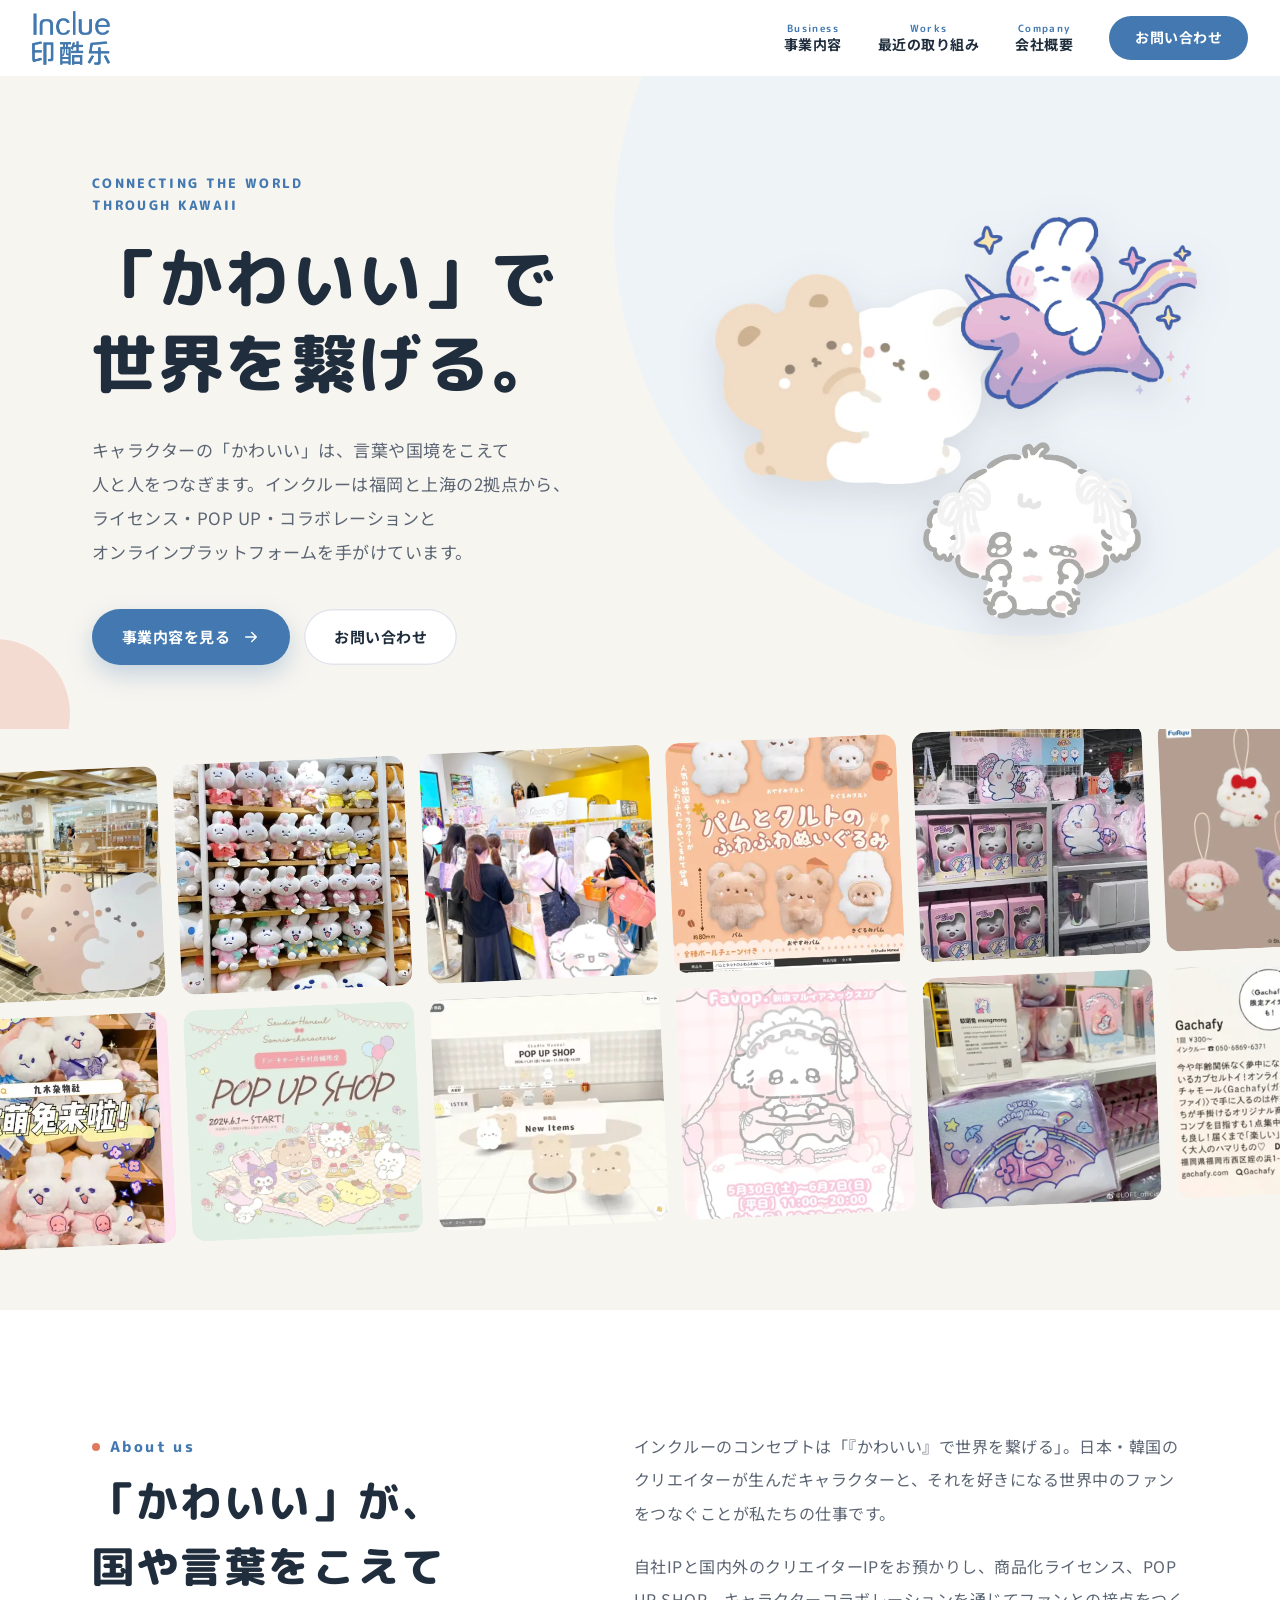
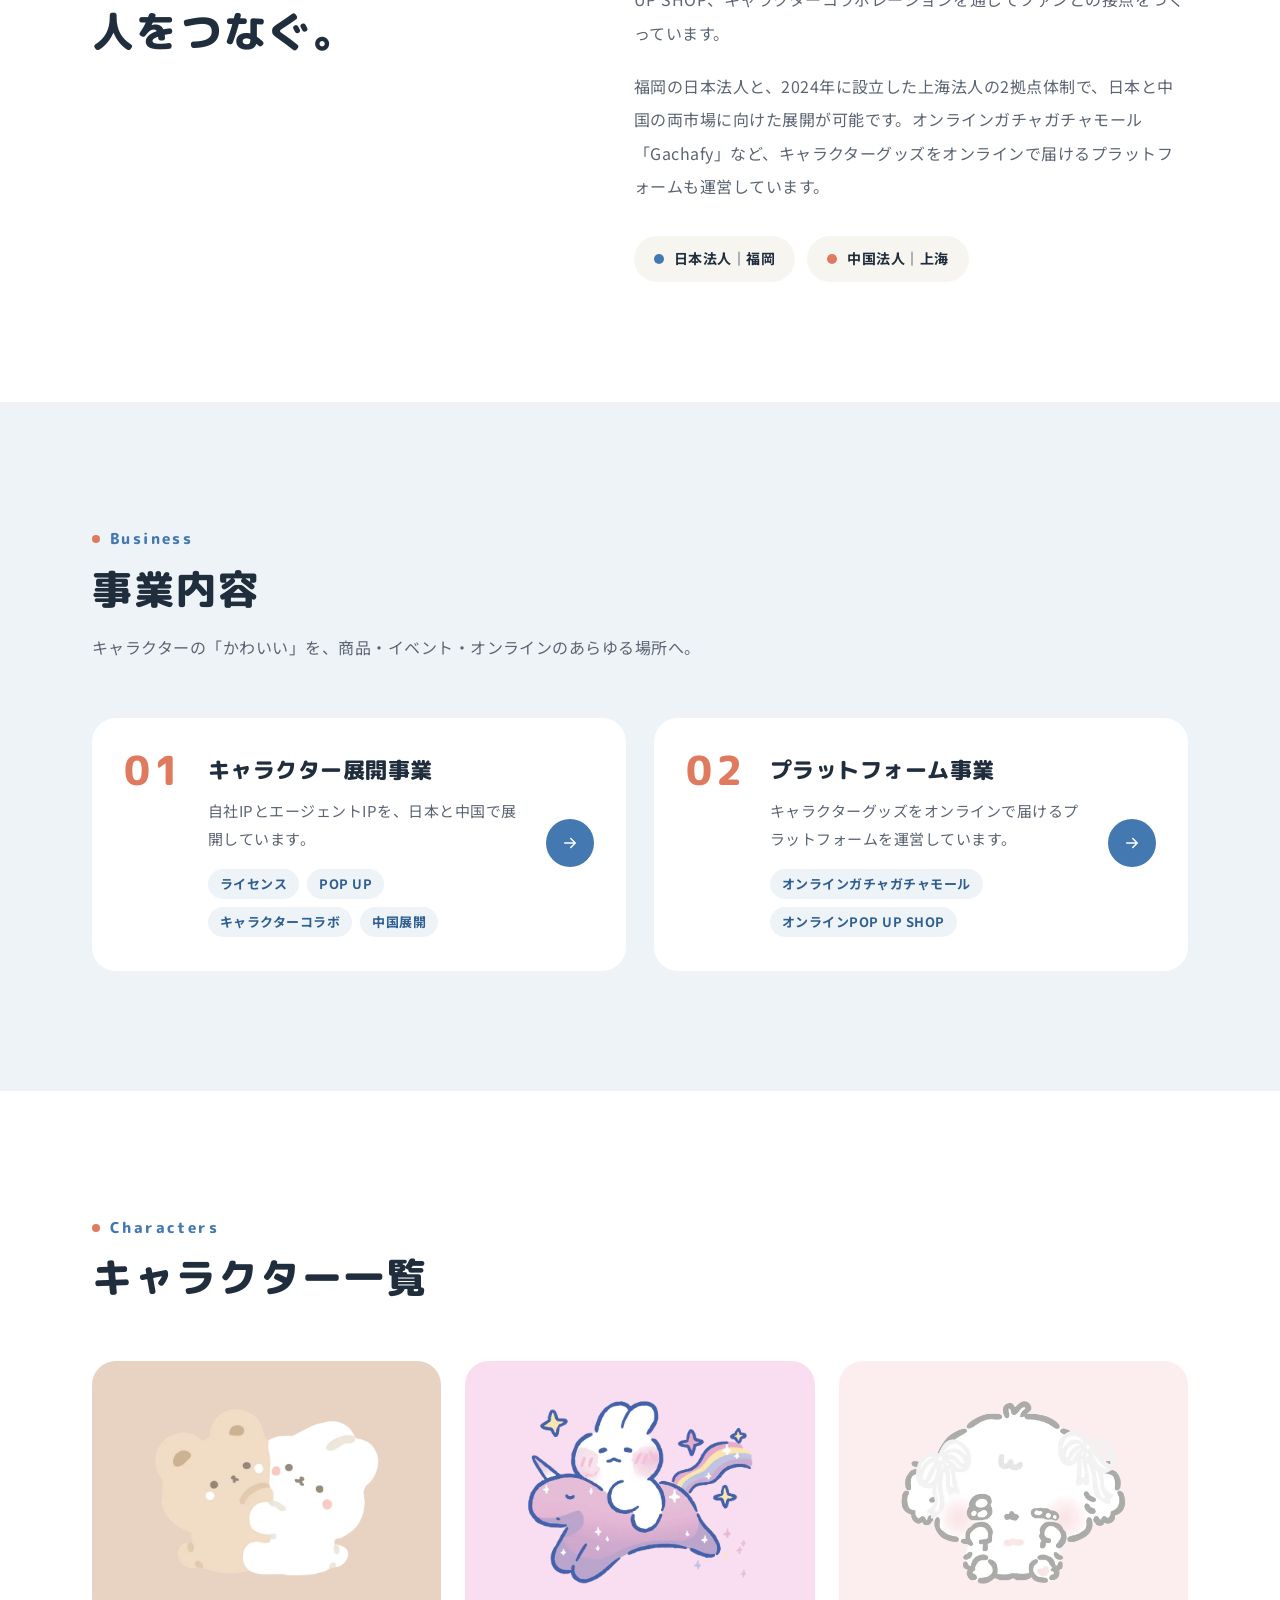
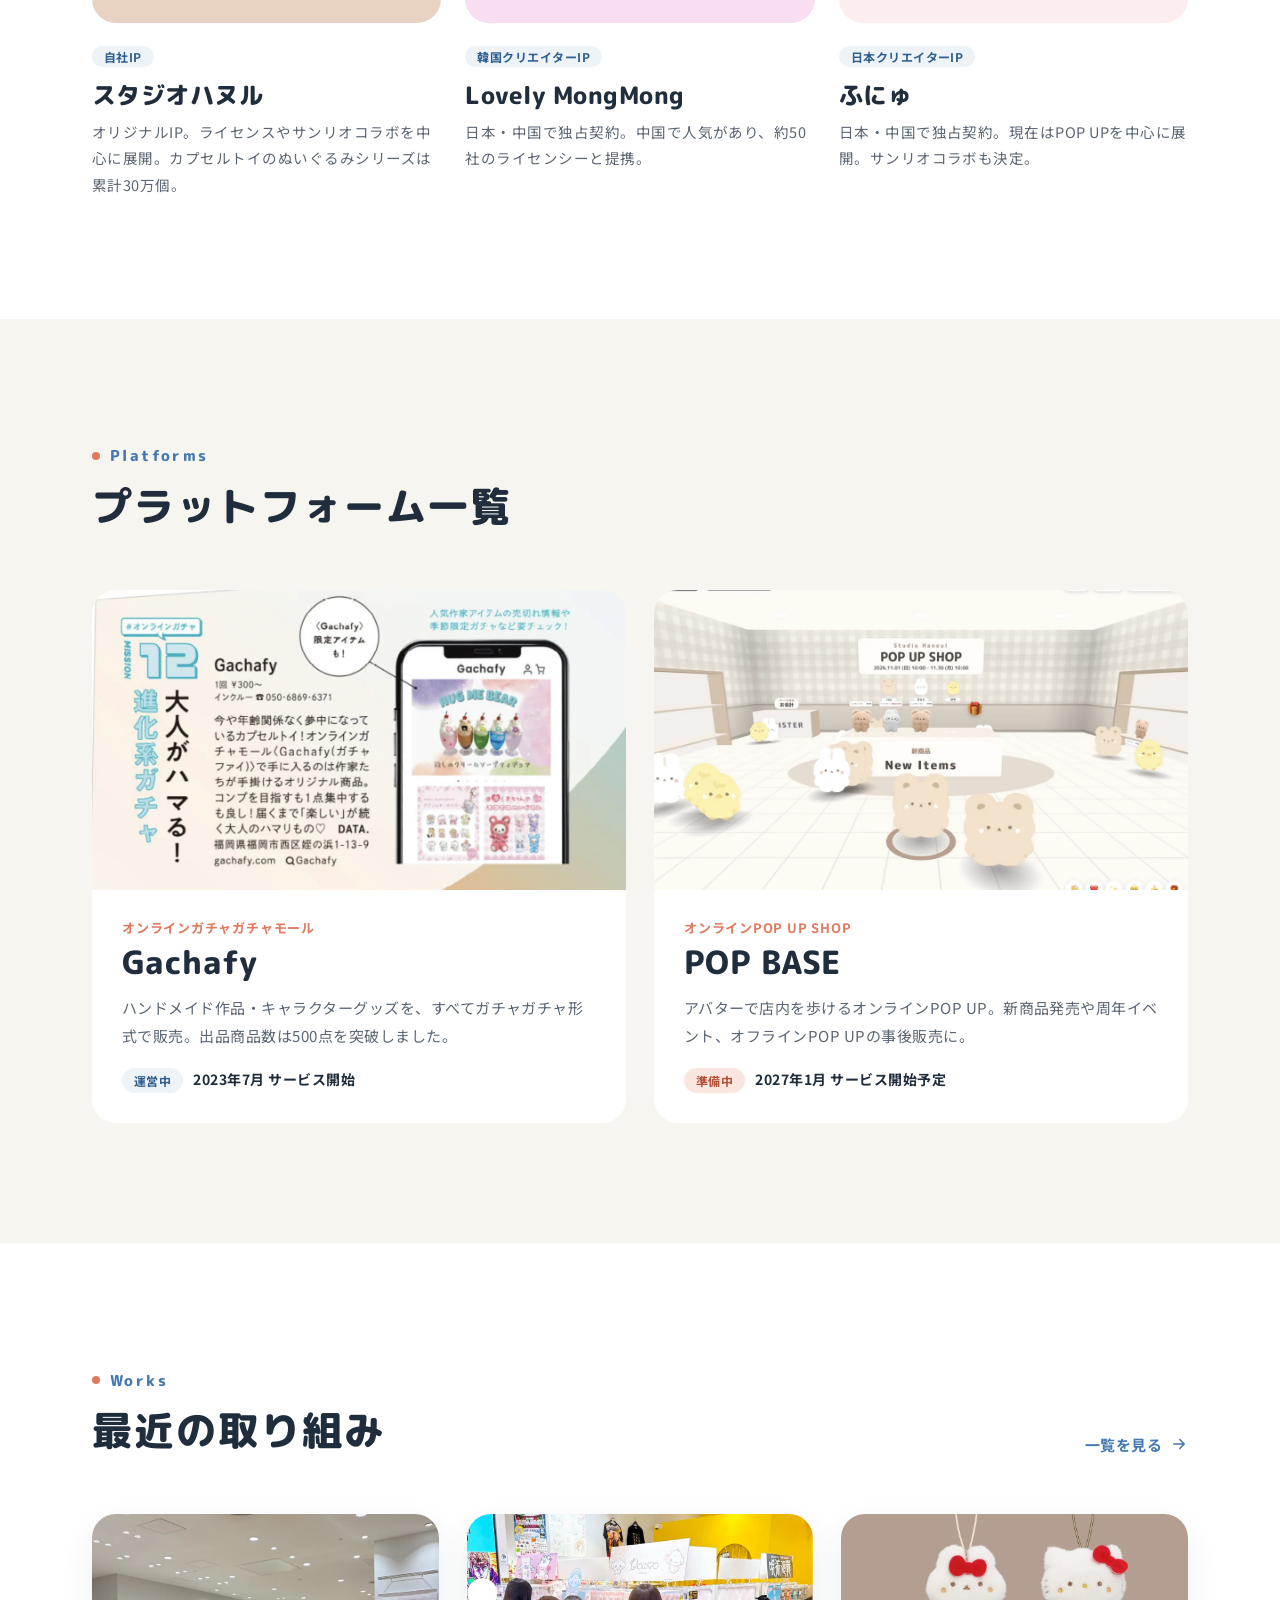
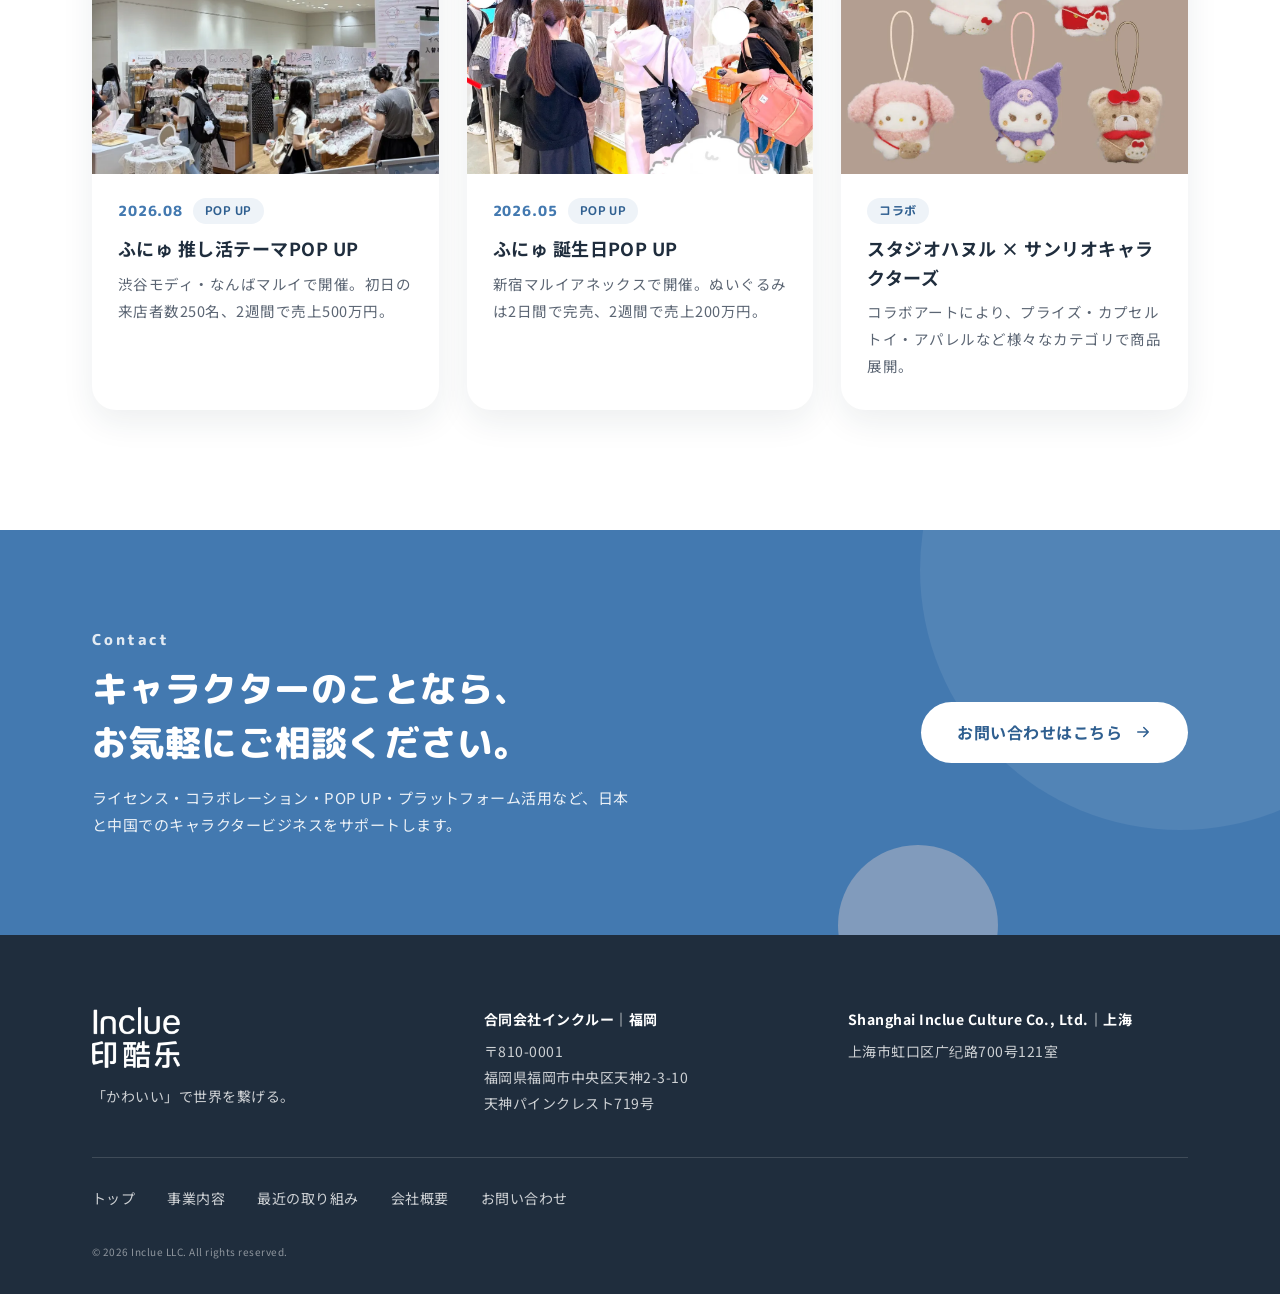
<file: index.html>
<!doctype html>
<html lang="ja" class="no-js">
<head>
  <meta charset="utf-8">
  <meta name="viewport" content="width=device-width, initial-scale=1">
  <title>合同会社インクルー｜Inclue LLC.</title>
  <meta name="description" content="「かわいい」で世界を繋げる。合同会社インクルー（Inclue LLC.）は福岡と上海の2拠点で、キャラクターのライセンス・POP UP・コラボレーションと、オンラインガチャガチャモール「Gachafy」などのプラットフォーム事業を行っています。">
  <meta property="og:type" content="website">
  <meta property="og:site_name" content="合同会社インクルー">
  <meta property="og:title" content="合同会社インクルー｜Inclue LLC.">
  <meta property="og:description" content="「かわいい」で世界を繋げる。合同会社インクルー（Inclue LLC.）は福岡と上海の2拠点で、キャラクターのライセンス・POP UP・コラボレーションと、オンラインガチャガチャモール「Gachafy」などのプラットフォーム事業を行っています。">
  <meta property="og:image" content="assets/img/ogp.jpg">
  <meta name="twitter:card" content="summary_large_image">
  <meta name="theme-color" content="#4379B0">
  <link rel="icon" href="assets/img/favicon.svg" type="image/svg+xml">
  <link rel="apple-touch-icon" href="assets/img/apple-touch-icon.png">
  <link rel="preconnect" href="https://fonts.googleapis.com">
  <link rel="preconnect" href="https://fonts.gstatic.com" crossorigin>
  <link href="https://fonts.googleapis.com/css2?family=M+PLUS+Rounded+1c:wght@500;700;800&family=Noto+Sans+JP:wght@400;500;700&display=swap" rel="stylesheet">
  <link rel="stylesheet" href="assets/css/style.css">
</head>
<body class="page-top">
  <a class="skip-link" href="#main">本文へスキップ</a>
  <header class="site-header">
    <div class="header-inner">
      <a class="brand" href="index.html" aria-label="合同会社インクルー トップページ">
        <img src="assets/img/logo.webp" alt="Inclue 印酷乐" width="595" height="412">
      </a>
      <button class="nav-toggle" aria-expanded="false" aria-controls="global-nav">
        <span class="nav-toggle-bar"></span><span class="nav-toggle-bar"></span>
        <span class="visually-hidden">メニューを開く</span>
      </button>
      <nav class="global-nav" id="global-nav" aria-label="メインメニュー">
        <ul>
          <li><a href="business.html"><span class="nav-en">Business</span>事業内容</a></li>
          <li><a href="works.html"><span class="nav-en">Works</span>最近の取り組み</a></li>
          <li><a href="company.html"><span class="nav-en">Company</span>会社概要</a></li>
          <li class="nav-cta-item"><a class="nav-cta" href="contact.html">お問い合わせ</a></li>
        </ul>
      </nav>
    </div>
  </header>

  <main id="main">
    <section class="hero">
      <div class="hero-deco" aria-hidden="true"><span class="hero-c1"></span><span class="hero-c2"></span></div>
      <div class="container hero-inner">
        <div class="hero-copy">
          <p class="hero-en">Connecting the world<br>through kawaii</p>
          <h1 class="hero-title"><span class="nowrap">「かわいい」で</span><br><span class="nowrap">世界を繋げる。</span></h1>
          <p class="hero-lead">キャラクターの「かわいい」は、言葉や国境をこえて<br class="pc-only">人と人をつなぎます。インクルーは福岡と上海の2拠点から、<br class="pc-only">ライセンス・POP UP・コラボレーションと<br class="pc-only">オンラインプラットフォームを手がけています。</p>
          <div class="hero-actions">
            <a class="btn btn-primary" href="business.html">事業内容を見る<svg class="i-arrow" viewBox="0 0 24 24" aria-hidden="true"><path d="M5 12h14M13 6l6 6-6 6"/></svg></a>
            <a class="btn btn-ghost" href="contact.html">お問い合わせ</a>
          </div>
        </div>
        <div class="hero-charas" aria-hidden="true">
          <img class="hc hc-1" src="assets/img/chara-hanuru.webp" alt="" width="600" height="444">
          <img class="hc hc-2" src="assets/img/chara-mongmong.webp" alt="" width="600" height="487">
          <img class="hc hc-3" src="assets/img/chara-funyu.webp" alt="" width="425" height="346">
        </div>
      </div>
    </section>

    <section class="photos" aria-label="POP UPや店頭展開の写真">
      <div class="hero-marquee">
        <div class="marquee"><ul class="marquee-track"><li><img src="assets/img/hanuru-shop-s.webp" alt="" width="520" height="520"></li><li><img src="assets/img/mongmong-miniso-s.webp" alt="" width="520" height="520"></li><li><img src="assets/img/funyu-popup-1-s.webp" alt="" width="520" height="520"></li><li><img src="assets/img/hanuru-capsule-s.webp" alt="" width="520" height="520"></li><li><img src="assets/img/mongmong-store-s.webp" alt="" width="520" height="520"></li><li><img src="assets/img/hanuru-sanrio-s.webp" alt="" width="520" height="520"></li><li><img src="assets/img/funyu-popup-2-s.webp" alt="" width="520" height="520"></li><li aria-hidden="true"><img src="assets/img/hanuru-shop-s.webp" alt="" width="520" height="520"></li><li aria-hidden="true"><img src="assets/img/mongmong-miniso-s.webp" alt="" width="520" height="520"></li><li aria-hidden="true"><img src="assets/img/funyu-popup-1-s.webp" alt="" width="520" height="520"></li><li aria-hidden="true"><img src="assets/img/hanuru-capsule-s.webp" alt="" width="520" height="520"></li><li aria-hidden="true"><img src="assets/img/mongmong-store-s.webp" alt="" width="520" height="520"></li><li aria-hidden="true"><img src="assets/img/hanuru-sanrio-s.webp" alt="" width="520" height="520"></li><li aria-hidden="true"><img src="assets/img/funyu-popup-2-s.webp" alt="" width="520" height="520"></li></ul></div>
        <div class="marquee marquee-reverse"><ul class="marquee-track"><li><img src="assets/img/mongmong-kkv-s.webp" alt="" width="520" height="520"></li><li><img src="assets/img/hanuru-popup-s.webp" alt="" width="520" height="520"></li><li><img src="assets/img/popbase-s.webp" alt="" width="520" height="520"></li><li><img src="assets/img/funyu-birthday-s.webp" alt="" width="520" height="520"></li><li><img src="assets/img/mongmong-loft-s.webp" alt="" width="520" height="520"></li><li><img src="assets/img/gachafy-s.webp" alt="" width="520" height="520"></li><li><img src="assets/img/funyu-oshikatsu-s.webp" alt="" width="520" height="520"></li><li aria-hidden="true"><img src="assets/img/mongmong-kkv-s.webp" alt="" width="520" height="520"></li><li aria-hidden="true"><img src="assets/img/hanuru-popup-s.webp" alt="" width="520" height="520"></li><li aria-hidden="true"><img src="assets/img/popbase-s.webp" alt="" width="520" height="520"></li><li aria-hidden="true"><img src="assets/img/funyu-birthday-s.webp" alt="" width="520" height="520"></li><li aria-hidden="true"><img src="assets/img/mongmong-loft-s.webp" alt="" width="520" height="520"></li><li aria-hidden="true"><img src="assets/img/gachafy-s.webp" alt="" width="520" height="520"></li><li aria-hidden="true"><img src="assets/img/funyu-oshikatsu-s.webp" alt="" width="520" height="520"></li></ul></div>
      </div>
    </section>

    <section class="section about">
      <div class="container about-inner">
        <div class="about-head reveal">
          <p class="sec-en">About us</p>
          <h2 class="about-title">「かわいい」が、<br>国や言葉をこえて<br>人をつなぐ。</h2>
        </div>
        <div class="about-body reveal">
          <p>インクルーのコンセプトは「『かわいい』で世界を繋げる」。日本・韓国のクリエイターが生んだキャラクターと、それを好きになる世界中のファンをつなぐことが私たちの仕事です。</p>
          <p>自社IPと国内外のクリエイターIPをお預かりし、商品化ライセンス、POP UP SHOP、キャラクターコラボレーションを通じてファンとの接点をつくっています。</p>
          <p>福岡の日本法人と、2024年に設立した上海法人の2拠点体制で、日本と中国の両市場に向けた展開が可能です。オンラインガチャガチャモール「Gachafy」など、キャラクターグッズをオンラインで届けるプラットフォームも運営しています。</p>
          <ul class="about-bases">
            <li><span class="base-dot"></span>日本法人｜福岡</li>
            <li><span class="base-dot base-dot-coral"></span>中国法人｜上海</li>
          </ul>
        </div>
      </div>
    </section>

    <section class="section section-tint">
      <div class="container">
        <div class="sec-head">
          <p class="sec-en">Business</p>
          <h2 class="sec-title">事業内容</h2>
          <p class="sec-lead">キャラクターの「かわいい」を、商品・イベント・オンラインのあらゆる場所へ。</p>
        </div>
        <div class="biz-list">
          <a class="biz-item reveal" href="business.html#character">
            <p class="biz-num">01</p>
            <div class="biz-item-main">
              <h3>キャラクター展開事業</h3>
              <p>自社IPとエージェントIPを、日本と中国で展開しています。</p>
              <ul class="tag-row"><li>ライセンス</li><li>POP UP</li><li>キャラクターコラボ</li><li>中国展開</li></ul>
            </div>
            <span class="biz-go" aria-hidden="true"><svg class="i-arrow" viewBox="0 0 24 24" aria-hidden="true"><path d="M5 12h14M13 6l6 6-6 6"/></svg></span>
          </a>
          <a class="biz-item reveal" href="business.html#platform">
            <p class="biz-num">02</p>
            <div class="biz-item-main">
              <h3>プラットフォーム事業</h3>
              <p>キャラクターグッズをオンラインで届けるプラットフォームを運営しています。</p>
              <ul class="tag-row"><li>オンラインガチャガチャモール</li><li>オンラインPOP UP SHOP</li></ul>
            </div>
            <span class="biz-go" aria-hidden="true"><svg class="i-arrow" viewBox="0 0 24 24" aria-hidden="true"><path d="M5 12h14M13 6l6 6-6 6"/></svg></span>
          </a>
        </div>
      </div>
    </section>

    <section class="section" id="characters">
      <div class="container">
        <div class="sec-head">
          <p class="sec-en">Characters</p>
          <h2 class="sec-title">キャラクター一覧</h2>
        </div>
        <ul class="chara-cards">
          <li class="chara-item reveal">
            <div class="chara-card cc-hanuru"><img src="assets/img/chara-hanuru.webp" alt="スタジオハヌルのキャラクター" loading="lazy" width="600" height="444"></div>
            <div class="chara-info">
              <span class="chara-tag">自社IP</span>
              <h3 class="chara-name">スタジオハヌル</h3>
              <p>オリジナルIP。ライセンスやサンリオコラボを中心に展開。カプセルトイのぬいぐるみシリーズは累計30万個。</p>
            </div>
          </li>
          <li class="chara-item reveal">
            <div class="chara-card cc-mongmong"><img src="assets/img/chara-mongmong.webp" alt="Lovely MongMongのキャラクター" loading="lazy" width="600" height="487"></div>
            <div class="chara-info">
              <span class="chara-tag">韓国クリエイターIP</span>
              <h3 class="chara-name">Lovely MongMong</h3>
              <p>日本・中国で独占契約。中国で人気があり、約50社のライセンシーと提携。</p>
            </div>
          </li>
          <li class="chara-item reveal">
            <div class="chara-card cc-funyu"><img src="assets/img/chara-funyu.webp" alt="ふにゅのキャラクター" loading="lazy" width="425" height="346"></div>
            <div class="chara-info">
              <span class="chara-tag">日本クリエイターIP</span>
              <h3 class="chara-name">ふにゅ</h3>
              <p>日本・中国で独占契約。現在はPOP UPを中心に展開。サンリオコラボも決定。</p>
            </div>
          </li>
        </ul>
      </div>
    </section>

    <section class="section section-soft" id="platforms">
      <div class="container">
        <div class="sec-head">
          <p class="sec-en">Platforms</p>
          <h2 class="sec-title">プラットフォーム一覧</h2>
        </div>
        <ul class="plat-cards">
          <li class="reveal"><div class="plat-card">
            <div class="plat-img"><img src="assets/img/gachafy.webp" alt="オンラインガチャガチャモール Gachafy" loading="lazy" width="1200" height="681"></div>
            <div class="plat-body">
              <p class="plat-kind">オンラインガチャガチャモール</p>
              <h3>Gachafy</h3>
              <p>ハンドメイド作品・キャラクターグッズを、すべてガチャガチャ形式で販売。出品商品数は500点を突破しました。</p>
              <p class="plat-status"><span class="chip">運営中</span>2023年7月 サービス開始</p>
            </div>
          </div></li>
          <li class="reveal"><div class="plat-card">
            <div class="plat-img"><img src="assets/img/popbase.webp" alt="オンラインPOP UP SHOP POP BASE の店内イメージ" loading="lazy" width="1200" height="750"></div>
            <div class="plat-body">
              <p class="plat-kind">オンラインPOP UP SHOP</p>
              <h3>POP BASE</h3>
              <p>アバターで店内を歩けるオンラインPOP UP。新商品発売や周年イベント、オフラインPOP UPの事後販売に。</p>
              <p class="plat-status"><span class="chip chip-coral">準備中</span>2027年1月 サービス開始予定</p>
            </div>
          </div></li>
        </ul>
      </div>
    </section>

    <section class="section" id="works">
      <div class="container">
        <div class="sec-head-row">
        <div class="sec-head">
          <p class="sec-en">Works</p>
          <h2 class="sec-title">最近の取り組み</h2>
        </div>
          <a class="link-more" href="works.html">一覧を見る<svg class="i-arrow" viewBox="0 0 24 24" aria-hidden="true"><path d="M5 12h14M13 6l6 6-6 6"/></svg></a>
        </div>
        <div class="works">
          <article class="work reveal">
            <img src="assets/img/funyu-popup-2.webp" alt="推し活テーマPOP UPの会場" loading="lazy" width="1200" height="675">
            <div class="work-body">
              <p class="work-meta"><time datetime="2026-08">2026.08</time><span class="chip">POP UP</span></p>
              <h3>ふにゅ 推し活テーマPOP UP</h3>
              <p>渋谷モディ・なんばマルイで開催。初日の来店者数250名、2週間で売上500万円。</p>
            </div>
          </article>
          <article class="work reveal">
            <img src="assets/img/funyu-popup-1.webp" alt="新宿マルイアネックスでのPOP UP" loading="lazy" width="1102" height="1129">
            <div class="work-body">
              <p class="work-meta"><time datetime="2026-05">2026.05</time><span class="chip">POP UP</span></p>
              <h3>ふにゅ 誕生日POP UP</h3>
              <p>新宿マルイアネックスで開催。ぬいぐるみは2日間で完売、2週間で売上200万円。</p>
            </div>
          </article>
          <article class="work reveal">
            <img src="assets/img/hanuru-sanrio.webp" alt="サンリオキャラクターとのコラボマスコット" loading="lazy" width="1080" height="1080">
            <div class="work-body">
              <p class="work-meta"><span class="chip">コラボ</span></p>
              <h3>スタジオハヌル × サンリオキャラクターズ</h3>
              <p>コラボアートにより、プライズ・カプセルトイ・アパレルなど様々なカテゴリで商品展開。</p>
            </div>
          </article>
        </div>
      </div>
    </section>
    <section class="cta-band">
      <div class="cta-deco" aria-hidden="true"><span></span><span></span></div>
      <div class="container cta-inner">
        <div>
          <p class="cta-en">Contact</p>
          <h2 class="cta-title"><span class="nowrap">キャラクターのことなら、</span><span class="nowrap">お気軽にご相談ください。</span></h2>
          <p class="cta-text">ライセンス・コラボレーション・POP UP・プラットフォーム活用など、日本と中国でのキャラクタービジネスをサポートします。</p>
        </div>
        <a class="btn btn-white btn-lg" href="contact.html">お問い合わせはこちら<svg class="i-arrow" viewBox="0 0 24 24" aria-hidden="true"><path d="M5 12h14M13 6l6 6-6 6"/></svg></a>
      </div>
    </section>
  </main>

  <footer class="site-footer">
    <div class="container">
      <div class="footer-top">
        <div class="footer-brand">
          <img src="assets/img/logo.webp" alt="Inclue 印酷乐" width="595" height="412" loading="lazy">
          <p>「かわいい」で世界を繋げる。</p>
        </div>
        <div class="footer-offices">
          <div>
            <p class="footer-office-name">合同会社インクルー｜福岡</p>
            <p>〒810-0001<br>福岡県福岡市中央区天神2-3-10<br>天神パインクレスト719号</p>
          </div>
          <div>
            <p class="footer-office-name">Shanghai Inclue Culture Co., Ltd.｜上海</p>
            <p lang="zh-CN">上海市虹口区广纪路700号121室</p>
          </div>
        </div>
      </div>
      <nav class="footer-nav" aria-label="フッターメニュー">
        <ul>
          <li><a href="index.html">トップ</a></li>
          <li><a href="business.html">事業内容</a></li>
          <li><a href="works.html">最近の取り組み</a></li>
          <li><a href="company.html">会社概要</a></li>
          <li><a href="contact.html">お問い合わせ</a></li>
        </ul>
      </nav>
      <p class="copyright"><small>&copy; <span class="js-year">2026</span> Inclue LLC. All rights reserved.</small></p>
    </div>
  </footer>

  <script src="assets/js/main.js" defer></script>
</body>
</html>
</file>
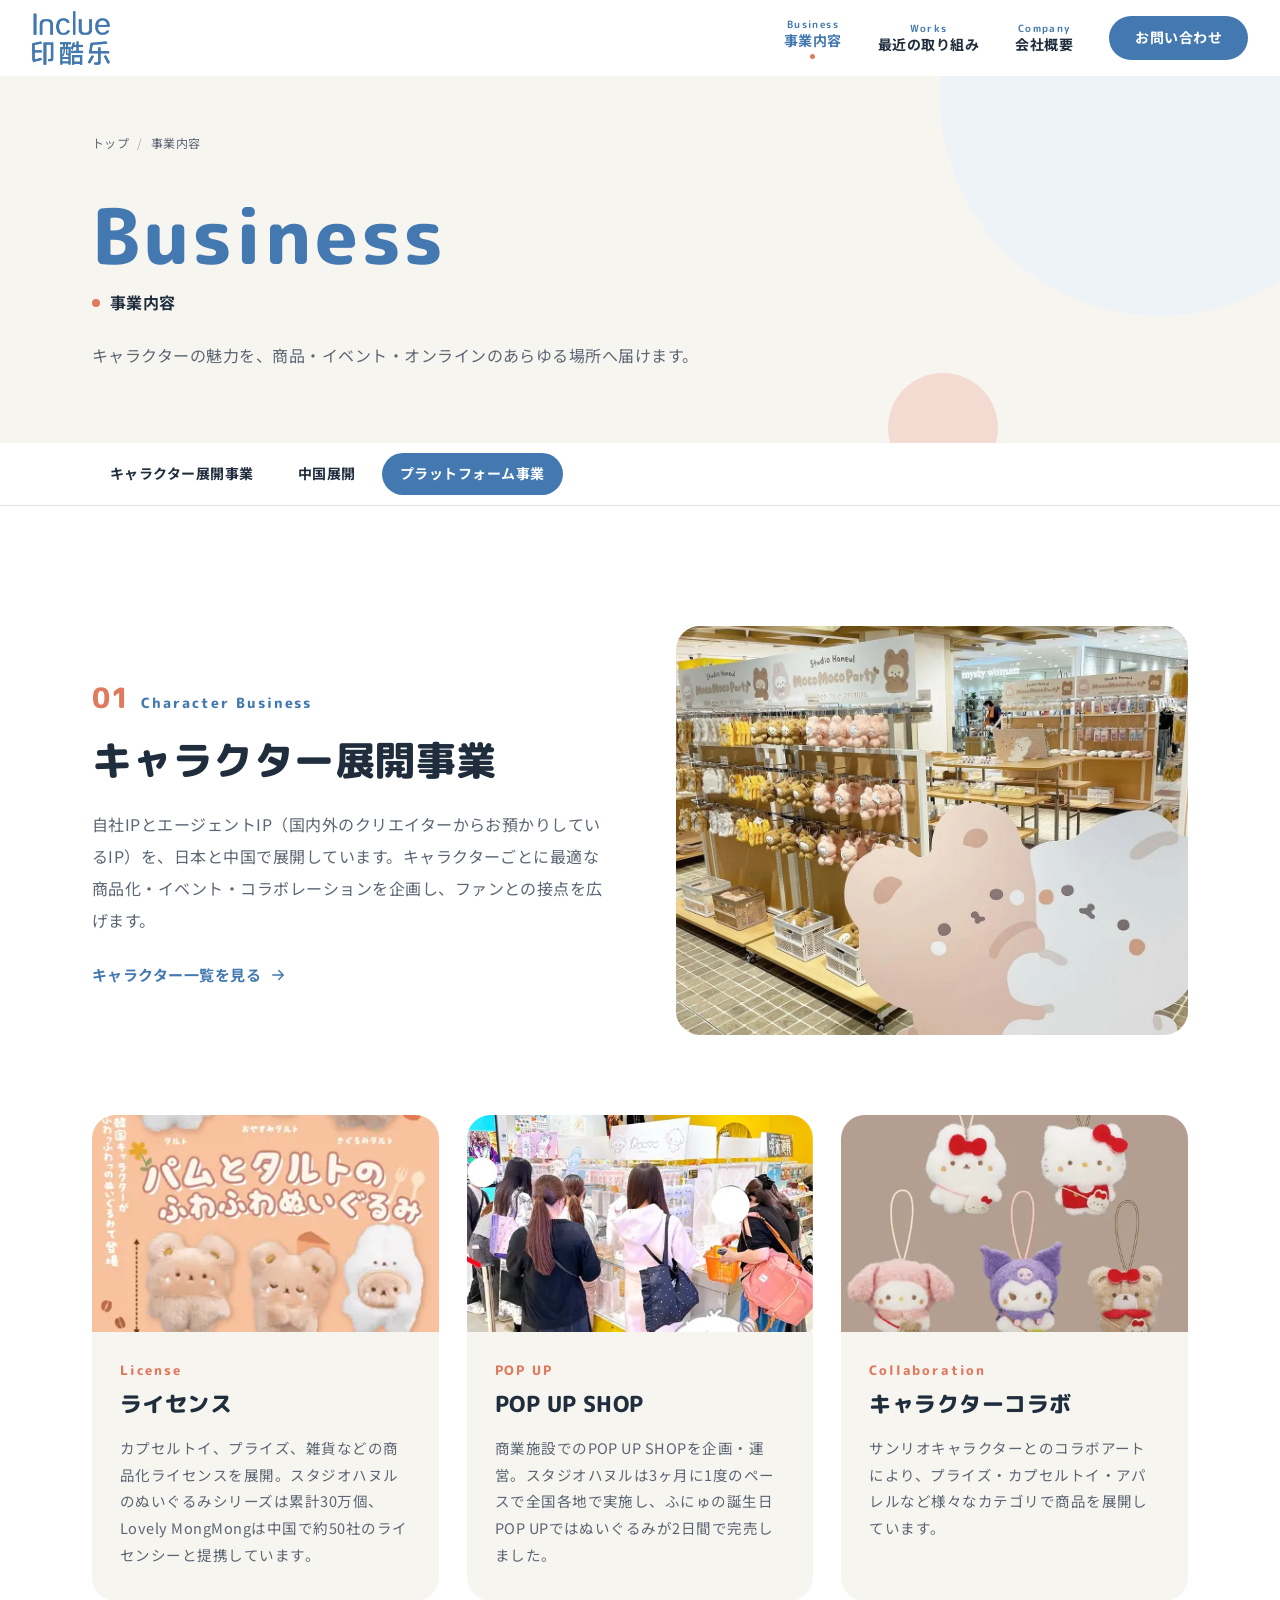
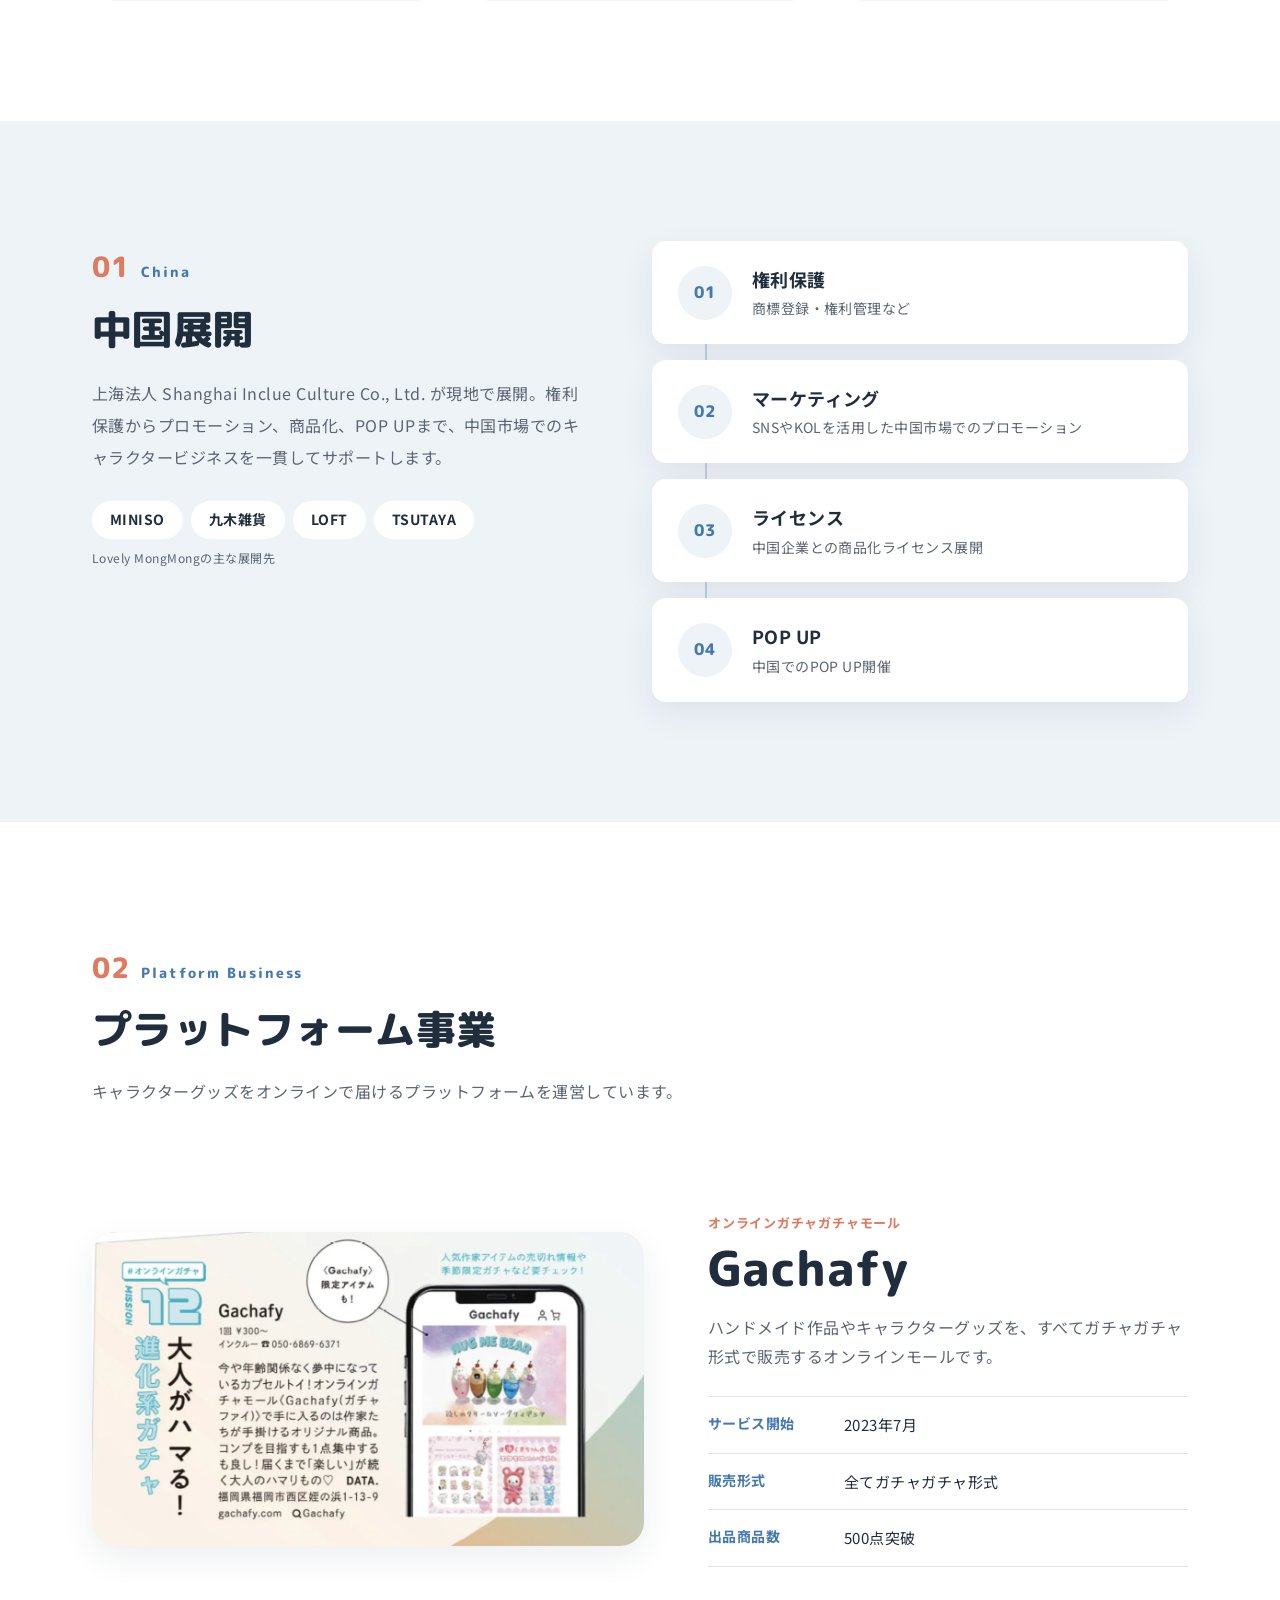
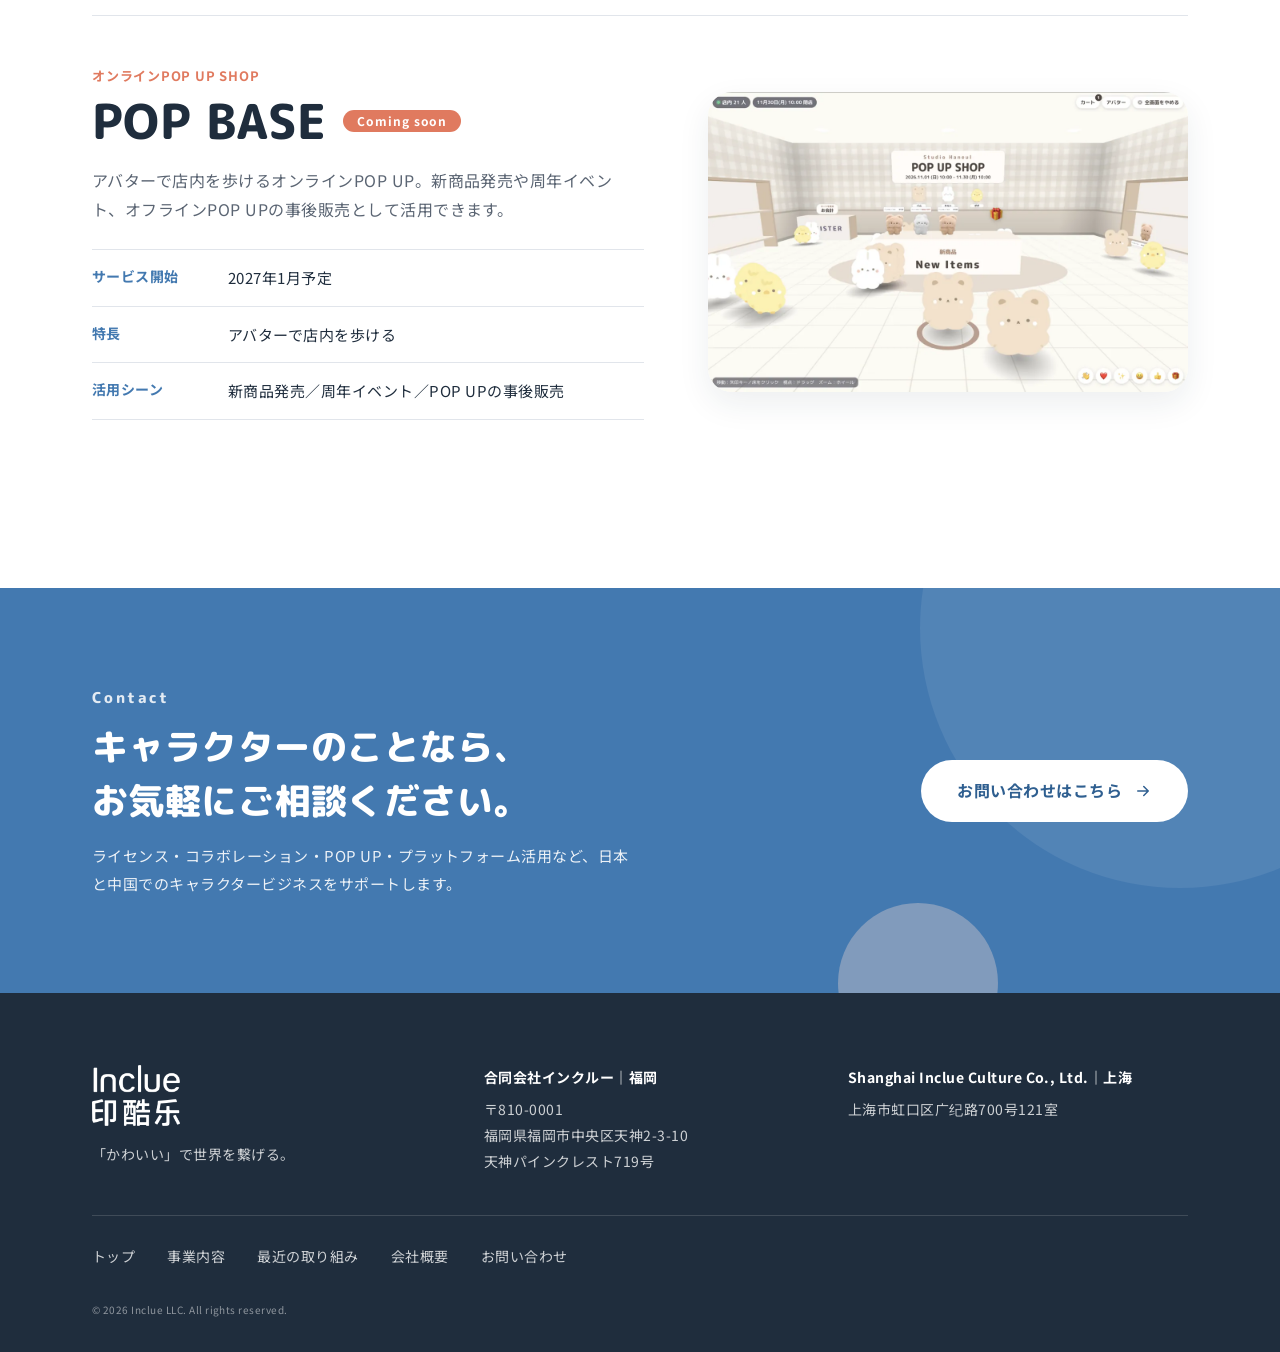
<file: business.html>
<!doctype html>
<html lang="ja" class="no-js">
<head>
  <meta charset="utf-8">
  <meta name="viewport" content="width=device-width, initial-scale=1">
  <title>事業内容｜合同会社インクルー</title>
  <meta name="description" content="インクルーの事業内容。自社IP・エージェントIPのライセンス、POP UP、キャラクターコラボ、中国展開と、オンラインガチャガチャモール「Gachafy」、オンラインPOP UP SHOP「POP BASE」。">
  <meta property="og:type" content="article">
  <meta property="og:site_name" content="合同会社インクルー">
  <meta property="og:title" content="事業内容｜合同会社インクルー">
  <meta property="og:description" content="インクルーの事業内容。自社IP・エージェントIPのライセンス、POP UP、キャラクターコラボ、中国展開と、オンラインガチャガチャモール「Gachafy」、オンラインPOP UP SHOP「POP BASE」。">
  <meta property="og:image" content="assets/img/ogp.jpg">
  <meta name="twitter:card" content="summary_large_image">
  <meta name="theme-color" content="#4379B0">
  <link rel="icon" href="assets/img/favicon.svg" type="image/svg+xml">
  <link rel="apple-touch-icon" href="assets/img/apple-touch-icon.png">
  <link rel="preconnect" href="https://fonts.googleapis.com">
  <link rel="preconnect" href="https://fonts.gstatic.com" crossorigin>
  <link href="https://fonts.googleapis.com/css2?family=M+PLUS+Rounded+1c:wght@500;700;800&family=Noto+Sans+JP:wght@400;500;700&display=swap" rel="stylesheet">
  <link rel="stylesheet" href="assets/css/style.css">
</head>
<body>
  <a class="skip-link" href="#main">本文へスキップ</a>
  <header class="site-header">
    <div class="header-inner">
      <a class="brand" href="index.html" aria-label="合同会社インクルー トップページ">
        <img src="assets/img/logo.webp" alt="Inclue 印酷乐" width="595" height="412">
      </a>
      <button class="nav-toggle" aria-expanded="false" aria-controls="global-nav">
        <span class="nav-toggle-bar"></span><span class="nav-toggle-bar"></span>
        <span class="visually-hidden">メニューを開く</span>
      </button>
      <nav class="global-nav" id="global-nav" aria-label="メインメニュー">
        <ul>
          <li><a href="business.html" aria-current="page"><span class="nav-en">Business</span>事業内容</a></li>
          <li><a href="works.html"><span class="nav-en">Works</span>最近の取り組み</a></li>
          <li><a href="company.html"><span class="nav-en">Company</span>会社概要</a></li>
          <li class="nav-cta-item"><a class="nav-cta" href="contact.html">お問い合わせ</a></li>
        </ul>
      </nav>
    </div>
  </header>

  <main id="main">
    <section class="page-hero">
      <div class="page-hero-deco" aria-hidden="true"><span></span><span></span></div>
      <div class="container">
        <nav class="breadcrumb" aria-label="パンくずリスト">
          <ol><li><a href="index.html">トップ</a></li><li aria-current="page">事業内容</li></ol>
        </nav>
        <p class="page-hero-en">Business</p>
        <h1 class="page-hero-title">事業内容</h1>
        <p class="page-hero-lead">キャラクターの魅力を、商品・イベント・オンラインのあらゆる場所へ届けます。</p>
      </div>
    </section>

    <nav class="page-tabs" aria-label="ページ内リンク">
      <div class="container"><ul>
        <li><a href="#character">キャラクター展開事業</a></li>
        <li><a href="#china">中国展開</a></li>
        <li><a href="#platform">プラットフォーム事業</a></li>
      </ul></div>
    </nav>

    <section class="section" id="character">
      <div class="container">
        <div class="split reveal">
          <div class="split-text">
            <p class="biz-label"><span>01</span>Character Business</p>
            <h2 class="split-title">キャラクター展開事業</h2>
            <p>自社IPとエージェントIP（国内外のクリエイターからお預かりしているIP）を、日本と中国で展開しています。キャラクターごとに最適な商品化・イベント・コラボレーションを企画し、ファンとの接点を広げます。</p>
            <a class="link-more" href="index.html#characters">キャラクター一覧を見る<svg class="i-arrow" viewBox="0 0 24 24" aria-hidden="true"><path d="M5 12h14M13 6l6 6-6 6"/></svg></a>
          </div>
          <div class="split-media"><img src="assets/img/hanuru-shop.webp" alt="キャラクター商品が並ぶショップ" loading="lazy" width="1080" height="1080"></div>
        </div>

        <div class="service-grid">
          <article class="service reveal">
            <div class="service-img"><img src="assets/img/hanuru-capsule-s.webp" alt="カプセルトイ「バムとタルトのふわふわぬいぐるみ」" loading="lazy" width="368" height="520"></div>
            <div class="service-body">
              <p class="service-en">License</p>
              <h3>ライセンス</h3>
              <p>カプセルトイ、プライズ、雑貨などの商品化ライセンスを展開。スタジオハヌルのぬいぐるみシリーズは累計30万個、Lovely MongMongは中国で約50社のライセンシーと提携しています。</p>
            </div>
          </article>
          <article class="service reveal">
            <div class="service-img"><img src="assets/img/funyu-popup-1-s.webp" alt="POP UP会場の様子" loading="lazy" width="508" height="520"></div>
            <div class="service-body">
              <p class="service-en">POP UP</p>
              <h3>POP UP SHOP</h3>
              <p>商業施設でのPOP UP SHOPを企画・運営。スタジオハヌルは3ヶ月に1度のペースで全国各地で実施し、ふにゅの誕生日POP UPではぬいぐるみが2日間で完売しました。</p>
            </div>
          </article>
          <article class="service reveal">
            <div class="service-img"><img src="assets/img/hanuru-sanrio-s.webp" alt="サンリオキャラクターとのコラボマスコット" loading="lazy" width="520" height="520"></div>
            <div class="service-body">
              <p class="service-en">Collaboration</p>
              <h3>キャラクターコラボ</h3>
              <p>サンリオキャラクターとのコラボアートにより、プライズ・カプセルトイ・アパレルなど様々なカテゴリで商品を展開しています。</p>
            </div>
          </article>
        </div>
      </div>
    </section>

    <section class="section section-tint" id="china">
      <div class="container">
        <div class="china-wrap">
          <div class="china-intro reveal">
            <p class="biz-label"><span>01</span>China</p>
            <h2 class="split-title">中国展開</h2>
            <p>上海法人 Shanghai Inclue Culture Co., Ltd. が現地で展開。権利保護からプロモーション、商品化、POP UPまで、中国市場でのキャラクタービジネスを一貫してサポートします。</p>
            <ul class="china-stores">
              <li>MINISO</li><li>九木雑貨</li><li>LOFT</li><li>TSUTAYA</li>
            </ul>
            <p class="note">Lovely MongMongの主な展開先</p>
          </div>
          <ol class="flow">
            <li class="reveal"><span class="flow-num">01</span><div><h3>権利保護</h3><p>商標登録・権利管理など</p></div></li>
            <li class="reveal"><span class="flow-num">02</span><div><h3>マーケティング</h3><p>SNSやKOLを活用した中国市場でのプロモーション</p></div></li>
            <li class="reveal"><span class="flow-num">03</span><div><h3>ライセンス</h3><p>中国企業との商品化ライセンス展開</p></div></li>
            <li class="reveal"><span class="flow-num">04</span><div><h3>POP UP</h3><p>中国でのPOP UP開催</p></div></li>
          </ol>
        </div>
      </div>
    </section>

    <section class="section" id="platform">
      <div class="container">
        <div class="sec-head">
          <p class="biz-label"><span>02</span>Platform Business</p>
          <h2 class="split-title">プラットフォーム事業</h2>
          <p class="sec-lead">キャラクターグッズをオンラインで届けるプラットフォームを運営しています。</p>
        </div>

        <article class="product reveal">
          <div class="product-media"><img src="assets/img/gachafy.webp" alt="オンラインガチャガチャモール Gachafy" loading="lazy" width="1200" height="681"></div>
          <div class="product-body">
            <p class="product-kind">オンラインガチャガチャモール</p>
            <h3 class="product-name">Gachafy</h3>
            <p>ハンドメイド作品やキャラクターグッズを、すべてガチャガチャ形式で販売するオンラインモールです。</p>
            <dl class="spec">
              <div><dt>サービス開始</dt><dd>2023年7月</dd></div>
              <div><dt>販売形式</dt><dd>全てガチャガチャ形式</dd></div>
              <div><dt>出品商品数</dt><dd>500点突破</dd></div>
            </dl>
          </div>
        </article>

        <article class="product product-reverse reveal">
          <div class="product-media"><img src="assets/img/popbase.webp" alt="オンラインPOP UP SHOP POP BASE の店内イメージ" loading="lazy" width="1200" height="750"></div>
          <div class="product-body">
            <p class="product-kind">オンラインPOP UP SHOP</p>
            <h3 class="product-name">POP BASE <span class="soon">Coming soon</span></h3>
            <p>アバターで店内を歩けるオンラインPOP UP。新商品発売や周年イベント、オフラインPOP UPの事後販売として活用できます。</p>
            <dl class="spec">
              <div><dt>サービス開始</dt><dd>2027年1月予定</dd></div>
              <div><dt>特長</dt><dd>アバターで店内を歩ける</dd></div>
              <div><dt>活用シーン</dt><dd>新商品発売／周年イベント／POP UPの事後販売</dd></div>
            </dl>
          </div>
        </article>
      </div>
    </section>
    <section class="cta-band">
      <div class="cta-deco" aria-hidden="true"><span></span><span></span></div>
      <div class="container cta-inner">
        <div>
          <p class="cta-en">Contact</p>
          <h2 class="cta-title"><span class="nowrap">キャラクターのことなら、</span><span class="nowrap">お気軽にご相談ください。</span></h2>
          <p class="cta-text">ライセンス・コラボレーション・POP UP・プラットフォーム活用など、日本と中国でのキャラクタービジネスをサポートします。</p>
        </div>
        <a class="btn btn-white btn-lg" href="contact.html">お問い合わせはこちら<svg class="i-arrow" viewBox="0 0 24 24" aria-hidden="true"><path d="M5 12h14M13 6l6 6-6 6"/></svg></a>
      </div>
    </section>
  </main>

  <footer class="site-footer">
    <div class="container">
      <div class="footer-top">
        <div class="footer-brand">
          <img src="assets/img/logo.webp" alt="Inclue 印酷乐" width="595" height="412" loading="lazy">
          <p>「かわいい」で世界を繋げる。</p>
        </div>
        <div class="footer-offices">
          <div>
            <p class="footer-office-name">合同会社インクルー｜福岡</p>
            <p>〒810-0001<br>福岡県福岡市中央区天神2-3-10<br>天神パインクレスト719号</p>
          </div>
          <div>
            <p class="footer-office-name">Shanghai Inclue Culture Co., Ltd.｜上海</p>
            <p lang="zh-CN">上海市虹口区广纪路700号121室</p>
          </div>
        </div>
      </div>
      <nav class="footer-nav" aria-label="フッターメニュー">
        <ul>
          <li><a href="index.html">トップ</a></li>
          <li><a href="business.html">事業内容</a></li>
          <li><a href="works.html">最近の取り組み</a></li>
          <li><a href="company.html">会社概要</a></li>
          <li><a href="contact.html">お問い合わせ</a></li>
        </ul>
      </nav>
      <p class="copyright"><small>&copy; <span class="js-year">2026</span> Inclue LLC. All rights reserved.</small></p>
    </div>
  </footer>

  <script src="assets/js/main.js" defer></script>
</body>
</html>
</file>
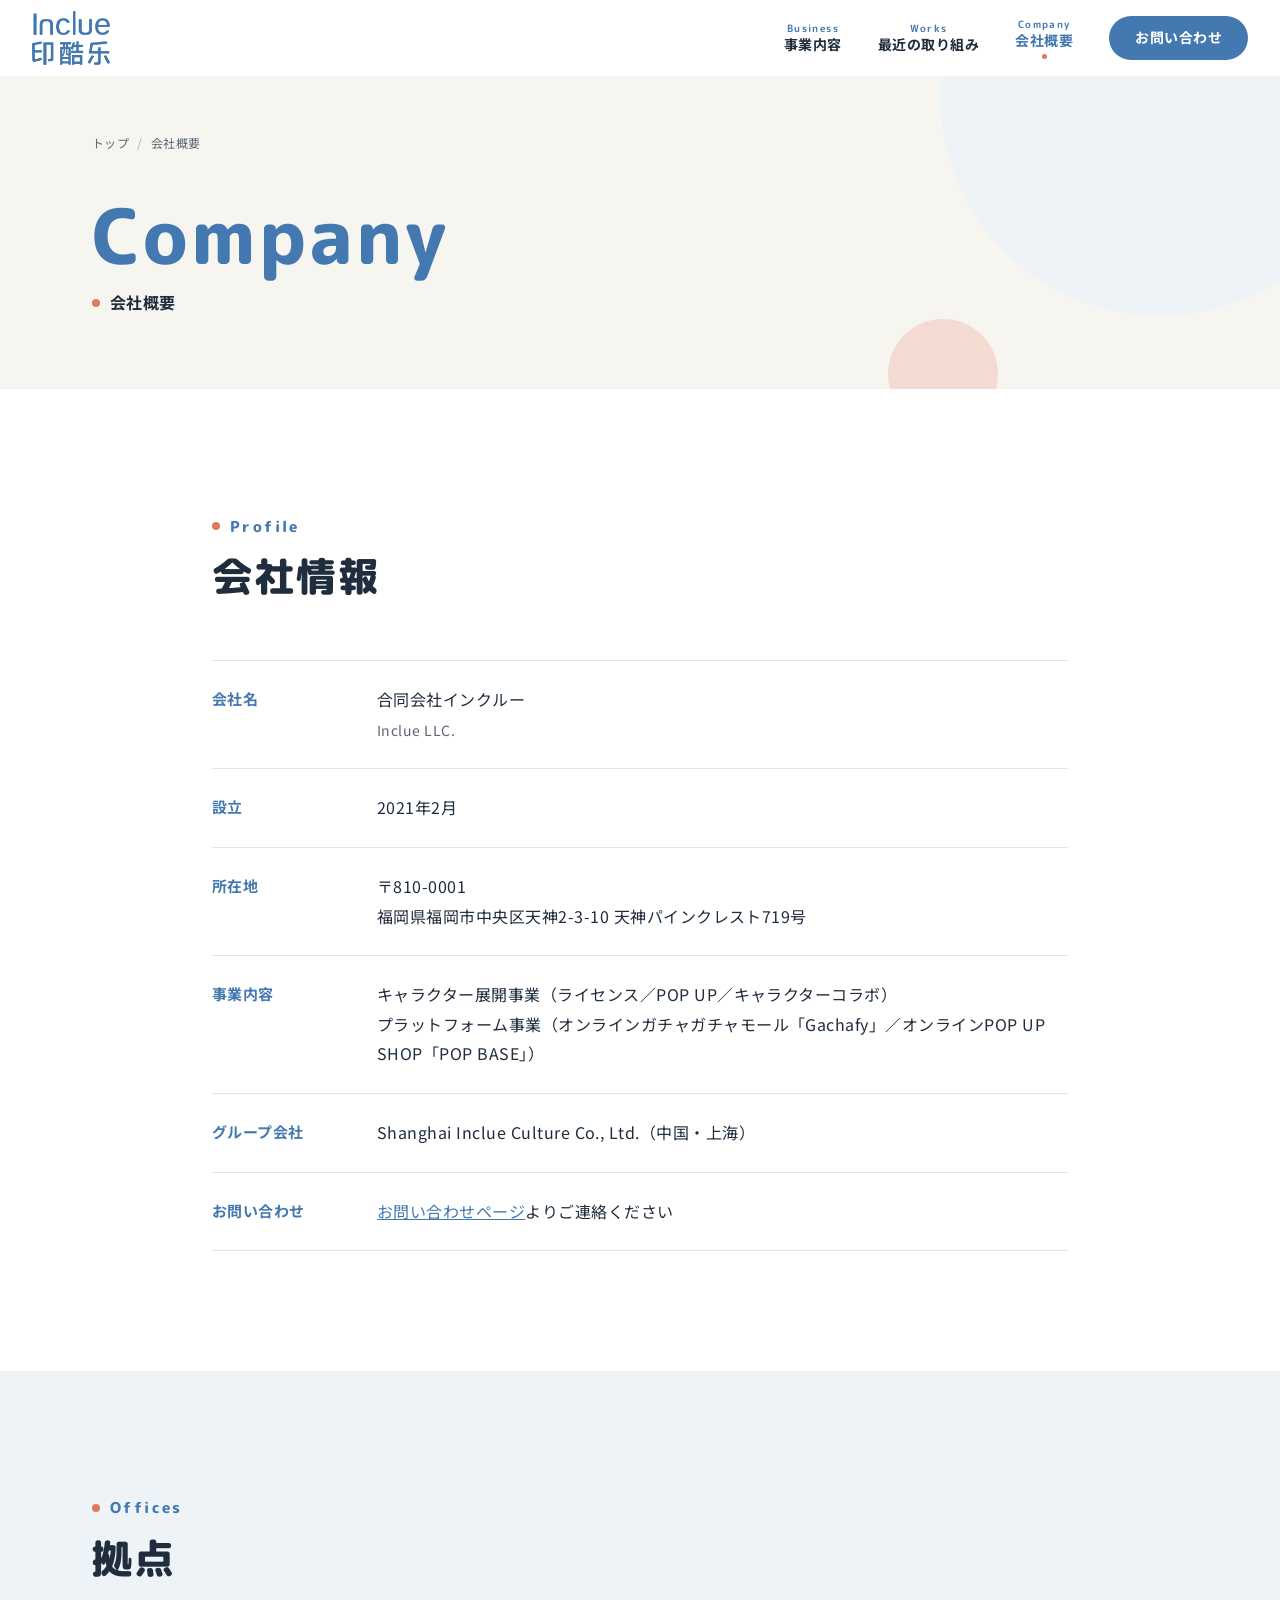
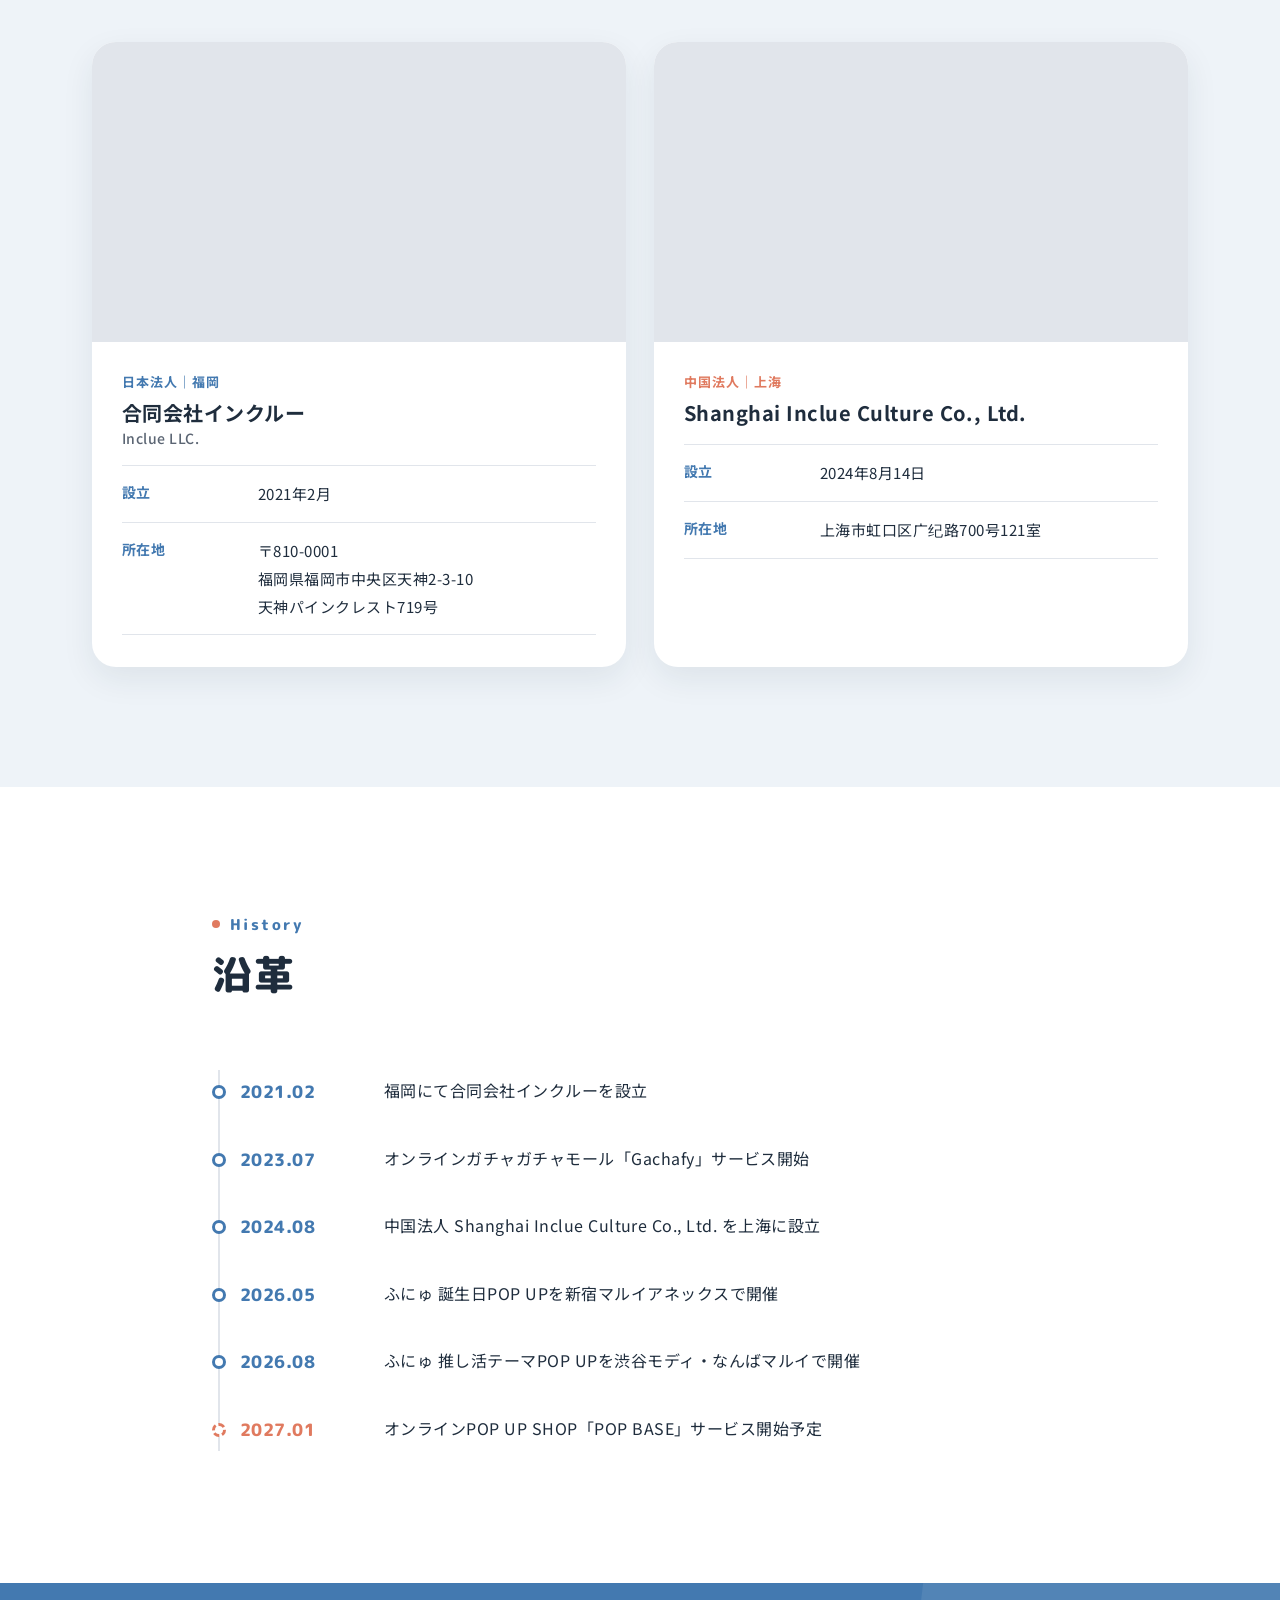
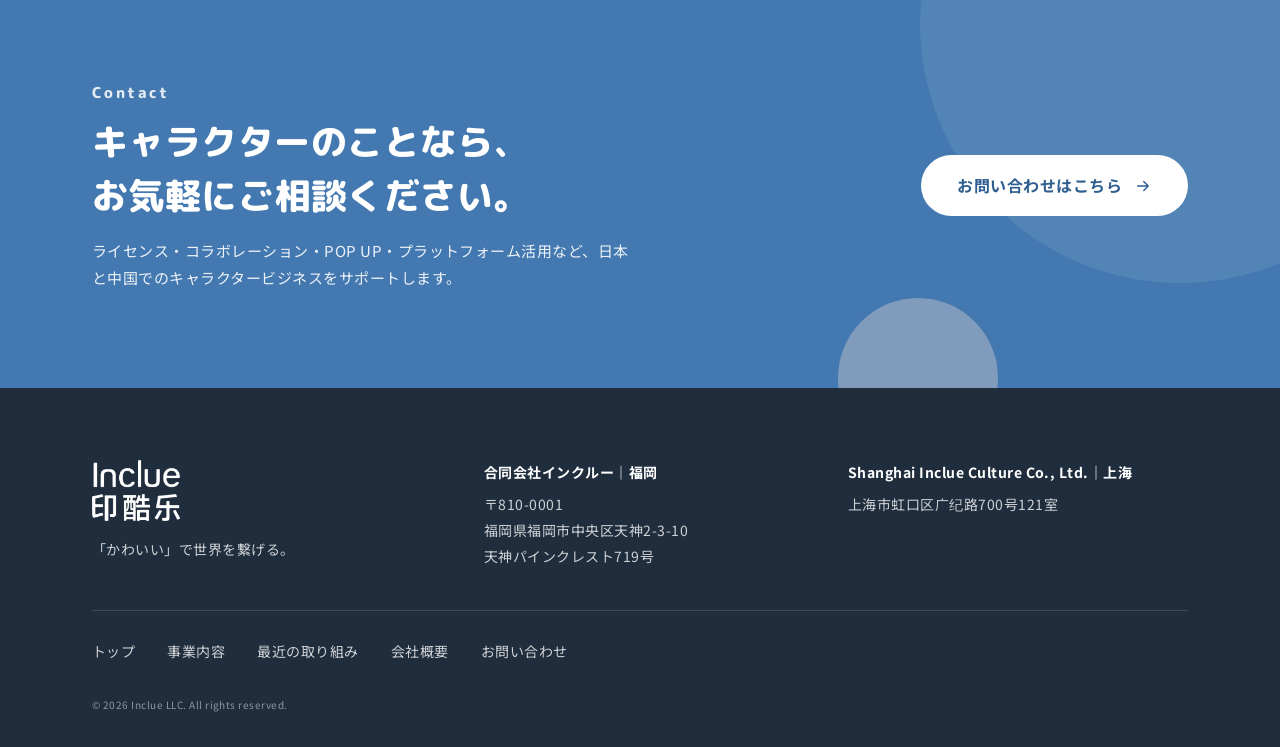
<file: company.html>
<!doctype html>
<html lang="ja" class="no-js">
<head>
  <meta charset="utf-8">
  <meta name="viewport" content="width=device-width, initial-scale=1">
  <title>会社概要｜合同会社インクルー</title>
  <meta name="description" content="合同会社インクルー（Inclue LLC.）の会社概要・拠点・沿革。福岡の日本法人と上海の中国法人 Shanghai Inclue Culture Co., Ltd. の2拠点体制です。">
  <meta property="og:type" content="article">
  <meta property="og:site_name" content="合同会社インクルー">
  <meta property="og:title" content="会社概要｜合同会社インクルー">
  <meta property="og:description" content="合同会社インクルー（Inclue LLC.）の会社概要・拠点・沿革。福岡の日本法人と上海の中国法人 Shanghai Inclue Culture Co., Ltd. の2拠点体制です。">
  <meta property="og:image" content="assets/img/ogp.jpg">
  <meta name="twitter:card" content="summary_large_image">
  <meta name="theme-color" content="#4379B0">
  <link rel="icon" href="assets/img/favicon.svg" type="image/svg+xml">
  <link rel="apple-touch-icon" href="assets/img/apple-touch-icon.png">
  <link rel="preconnect" href="https://fonts.googleapis.com">
  <link rel="preconnect" href="https://fonts.gstatic.com" crossorigin>
  <link href="https://fonts.googleapis.com/css2?family=M+PLUS+Rounded+1c:wght@500;700;800&family=Noto+Sans+JP:wght@400;500;700&display=swap" rel="stylesheet">
  <link rel="stylesheet" href="assets/css/style.css">
</head>
<body>
  <a class="skip-link" href="#main">本文へスキップ</a>
  <header class="site-header">
    <div class="header-inner">
      <a class="brand" href="index.html" aria-label="合同会社インクルー トップページ">
        <img src="assets/img/logo.webp" alt="Inclue 印酷乐" width="595" height="412">
      </a>
      <button class="nav-toggle" aria-expanded="false" aria-controls="global-nav">
        <span class="nav-toggle-bar"></span><span class="nav-toggle-bar"></span>
        <span class="visually-hidden">メニューを開く</span>
      </button>
      <nav class="global-nav" id="global-nav" aria-label="メインメニュー">
        <ul>
          <li><a href="business.html"><span class="nav-en">Business</span>事業内容</a></li>
          <li><a href="works.html"><span class="nav-en">Works</span>最近の取り組み</a></li>
          <li><a href="company.html" aria-current="page"><span class="nav-en">Company</span>会社概要</a></li>
          <li class="nav-cta-item"><a class="nav-cta" href="contact.html">お問い合わせ</a></li>
        </ul>
      </nav>
    </div>
  </header>

  <main id="main">
    <section class="page-hero">
      <div class="page-hero-deco" aria-hidden="true"><span></span><span></span></div>
      <div class="container">
        <nav class="breadcrumb" aria-label="パンくずリスト">
          <ol><li><a href="index.html">トップ</a></li><li aria-current="page">会社概要</li></ol>
        </nav>
        <p class="page-hero-en">Company</p>
        <h1 class="page-hero-title">会社概要</h1>
      </div>
    </section>

    <section class="section">
      <div class="container narrow">
        <div class="sec-head">
          <p class="sec-en">Profile</p>
          <h2 class="sec-title">会社情報</h2>
        </div>
        <table class="profile reveal">
          <tbody>
            <tr><th scope="row">会社名</th><td>合同会社インクルー<br><span class="sub">Inclue LLC.</span></td></tr>
            <tr><th scope="row">設立</th><td>2021年2月</td></tr>
            <tr><th scope="row">所在地</th><td>〒810-0001<br>福岡県福岡市中央区天神2-3-10 天神パインクレスト719号</td></tr>
            <tr><th scope="row">事業内容</th><td>キャラクター展開事業（ライセンス／POP UP／キャラクターコラボ）<br>プラットフォーム事業（オンラインガチャガチャモール「Gachafy」／オンラインPOP UP SHOP「POP BASE」）</td></tr>
            <tr><th scope="row">グループ会社</th><td>Shanghai Inclue Culture Co., Ltd.（中国・上海）</td></tr>
            <tr><th scope="row">お問い合わせ</th><td><a href="contact.html">お問い合わせページ</a>よりご連絡ください</td></tr>
          </tbody>
        </table>
      </div>
    </section>

    <section class="section section-tint" id="offices">
      <div class="container">
        <div class="sec-head">
          <p class="sec-en">Offices</p>
          <h2 class="sec-title">拠点</h2>
        </div>
        <div class="offices">
          <article class="office reveal">
            <div class="office-map"><iframe src="https://www.google.com/maps?q=%E7%A6%8F%E5%B2%A1%E7%9C%8C%E7%A6%8F%E5%B2%A1%E5%B8%82%E4%B8%AD%E5%A4%AE%E5%8C%BA%E5%A4%A9%E7%A5%9E2-3-10&output=embed" title="福岡オフィスの地図" loading="lazy" referrerpolicy="no-referrer-when-downgrade"></iframe></div>
            <div class="office-body">
              <p class="office-region">日本法人｜福岡</p>
              <h3>合同会社インクルー<span>Inclue LLC.</span></h3>
              <dl class="spec">
                <div><dt>設立</dt><dd>2021年2月</dd></div>
                <div><dt>所在地</dt><dd>〒810-0001<br>福岡県福岡市中央区天神2-3-10<br>天神パインクレスト719号</dd></div>
              </dl>
            </div>
          </article>
          <article class="office office-cn reveal">
            <div class="office-map"><iframe src="https://www.google.com/maps?q=%E4%B8%8A%E6%B5%B7%E5%B8%82%E8%99%B9%E5%8F%A3%E5%8C%BA%E5%B9%BF%E7%BA%AA%E8%B7%AF700%E5%8F%B7&output=embed" title="上海オフィスの地図" loading="lazy" referrerpolicy="no-referrer-when-downgrade"></iframe></div>
            <div class="office-body">
              <p class="office-region">中国法人｜上海</p>
              <h3>Shanghai Inclue Culture Co., Ltd.</h3>
              <dl class="spec">
                <div><dt>設立</dt><dd>2024年8月14日</dd></div>
                <div><dt>所在地</dt><dd lang="zh-CN">上海市虹口区广纪路700号121室</dd></div>
              </dl>
            </div>
          </article>
        </div>
      </div>
    </section>

    <section class="section" id="history">
      <div class="container narrow">
        <div class="sec-head">
          <p class="sec-en">History</p>
          <h2 class="sec-title">沿革</h2>
        </div>
        <ol class="history">
          <li class="reveal"><time datetime="2021-02">2021.02</time><p>福岡にて合同会社インクルーを設立</p></li>
          <li class="reveal"><time datetime="2023-07">2023.07</time><p>オンラインガチャガチャモール「Gachafy」サービス開始</p></li>
          <li class="reveal"><time datetime="2024-08-14">2024.08</time><p>中国法人 Shanghai Inclue Culture Co., Ltd. を上海に設立</p></li>
          <li class="reveal"><time datetime="2026-05">2026.05</time><p>ふにゅ 誕生日POP UPを新宿マルイアネックスで開催</p></li>
          <li class="reveal"><time datetime="2026-08">2026.08</time><p>ふにゅ 推し活テーマPOP UPを渋谷モディ・なんばマルイで開催</p></li>
          <li class="reveal is-future"><time datetime="2027-01">2027.01</time><p>オンラインPOP UP SHOP「POP BASE」サービス開始予定</p></li>
        </ol>
      </div>
    </section>
    <section class="cta-band">
      <div class="cta-deco" aria-hidden="true"><span></span><span></span></div>
      <div class="container cta-inner">
        <div>
          <p class="cta-en">Contact</p>
          <h2 class="cta-title"><span class="nowrap">キャラクターのことなら、</span><span class="nowrap">お気軽にご相談ください。</span></h2>
          <p class="cta-text">ライセンス・コラボレーション・POP UP・プラットフォーム活用など、日本と中国でのキャラクタービジネスをサポートします。</p>
        </div>
        <a class="btn btn-white btn-lg" href="contact.html">お問い合わせはこちら<svg class="i-arrow" viewBox="0 0 24 24" aria-hidden="true"><path d="M5 12h14M13 6l6 6-6 6"/></svg></a>
      </div>
    </section>
  </main>

  <footer class="site-footer">
    <div class="container">
      <div class="footer-top">
        <div class="footer-brand">
          <img src="assets/img/logo.webp" alt="Inclue 印酷乐" width="595" height="412" loading="lazy">
          <p>「かわいい」で世界を繋げる。</p>
        </div>
        <div class="footer-offices">
          <div>
            <p class="footer-office-name">合同会社インクルー｜福岡</p>
            <p>〒810-0001<br>福岡県福岡市中央区天神2-3-10<br>天神パインクレスト719号</p>
          </div>
          <div>
            <p class="footer-office-name">Shanghai Inclue Culture Co., Ltd.｜上海</p>
            <p lang="zh-CN">上海市虹口区广纪路700号121室</p>
          </div>
        </div>
      </div>
      <nav class="footer-nav" aria-label="フッターメニュー">
        <ul>
          <li><a href="index.html">トップ</a></li>
          <li><a href="business.html">事業内容</a></li>
          <li><a href="works.html">最近の取り組み</a></li>
          <li><a href="company.html">会社概要</a></li>
          <li><a href="contact.html">お問い合わせ</a></li>
        </ul>
      </nav>
      <p class="copyright"><small>&copy; <span class="js-year">2026</span> Inclue LLC. All rights reserved.</small></p>
    </div>
  </footer>

  <script src="assets/js/main.js" defer></script>
</body>
</html>
</file>
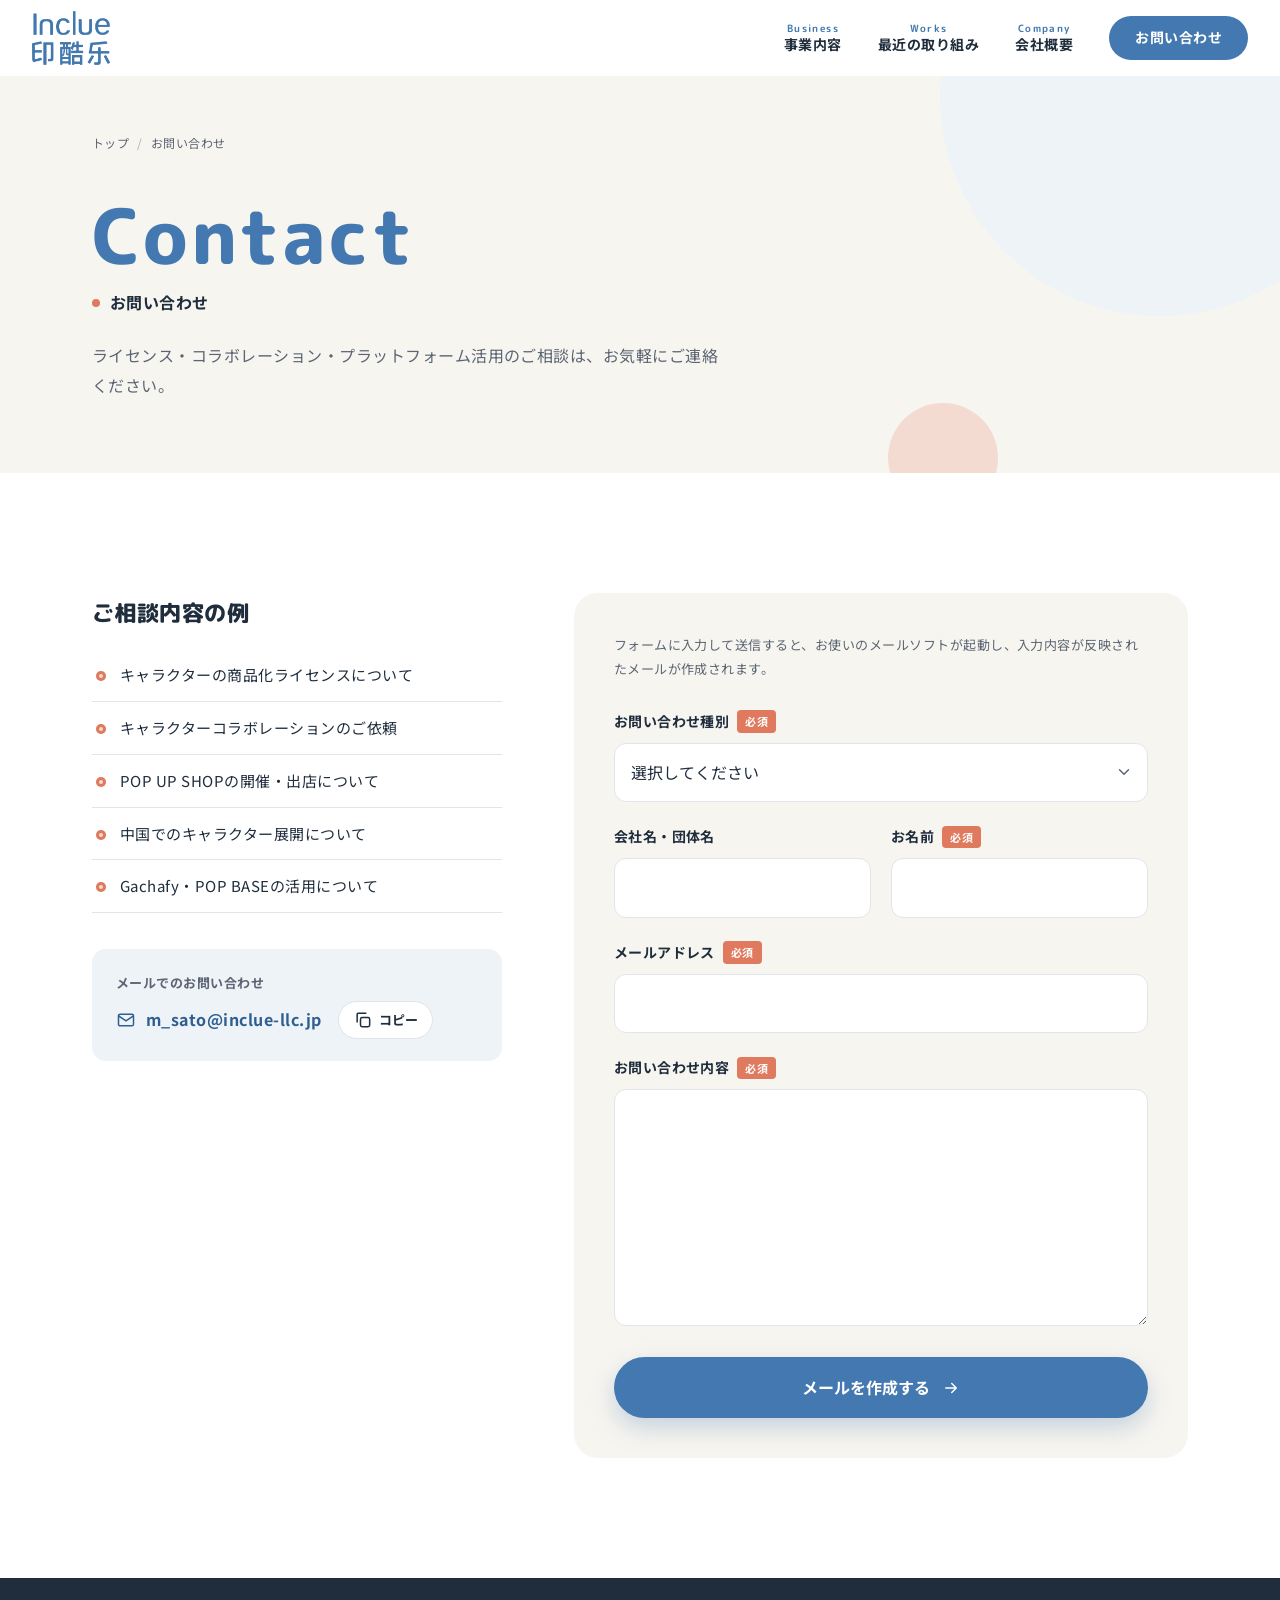
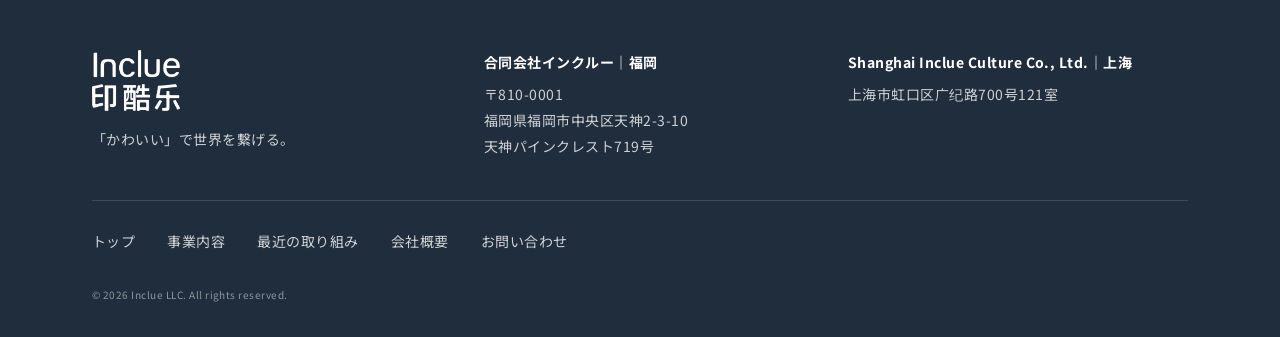
<file: contact.html>
<!doctype html>
<html lang="ja" class="no-js">
<head>
  <meta charset="utf-8">
  <meta name="viewport" content="width=device-width, initial-scale=1">
  <title>お問い合わせ｜合同会社インクルー</title>
  <meta name="description" content="合同会社インクルーへのお問い合わせ。ライセンス・コラボレーション・POP UP・中国展開・プラットフォーム活用のご相談はこちらから。">
  <meta property="og:type" content="article">
  <meta property="og:site_name" content="合同会社インクルー">
  <meta property="og:title" content="お問い合わせ｜合同会社インクルー">
  <meta property="og:description" content="合同会社インクルーへのお問い合わせ。ライセンス・コラボレーション・POP UP・中国展開・プラットフォーム活用のご相談はこちらから。">
  <meta property="og:image" content="assets/img/ogp.jpg">
  <meta name="twitter:card" content="summary_large_image">
  <meta name="theme-color" content="#4379B0">
  <link rel="icon" href="assets/img/favicon.svg" type="image/svg+xml">
  <link rel="apple-touch-icon" href="assets/img/apple-touch-icon.png">
  <link rel="preconnect" href="https://fonts.googleapis.com">
  <link rel="preconnect" href="https://fonts.gstatic.com" crossorigin>
  <link href="https://fonts.googleapis.com/css2?family=M+PLUS+Rounded+1c:wght@500;700;800&family=Noto+Sans+JP:wght@400;500;700&display=swap" rel="stylesheet">
  <link rel="stylesheet" href="assets/css/style.css">
</head>
<body>
  <a class="skip-link" href="#main">本文へスキップ</a>
  <header class="site-header">
    <div class="header-inner">
      <a class="brand" href="index.html" aria-label="合同会社インクルー トップページ">
        <img src="assets/img/logo.webp" alt="Inclue 印酷乐" width="595" height="412">
      </a>
      <button class="nav-toggle" aria-expanded="false" aria-controls="global-nav">
        <span class="nav-toggle-bar"></span><span class="nav-toggle-bar"></span>
        <span class="visually-hidden">メニューを開く</span>
      </button>
      <nav class="global-nav" id="global-nav" aria-label="メインメニュー">
        <ul>
          <li><a href="business.html"><span class="nav-en">Business</span>事業内容</a></li>
          <li><a href="works.html"><span class="nav-en">Works</span>最近の取り組み</a></li>
          <li><a href="company.html"><span class="nav-en">Company</span>会社概要</a></li>
          <li class="nav-cta-item"><a class="nav-cta" href="contact.html" aria-current="page">お問い合わせ</a></li>
        </ul>
      </nav>
    </div>
  </header>

  <main id="main">
    <section class="page-hero">
      <div class="page-hero-deco" aria-hidden="true"><span></span><span></span></div>
      <div class="container">
        <nav class="breadcrumb" aria-label="パンくずリスト">
          <ol><li><a href="index.html">トップ</a></li><li aria-current="page">お問い合わせ</li></ol>
        </nav>
        <p class="page-hero-en">Contact</p>
        <h1 class="page-hero-title">お問い合わせ</h1>
        <p class="page-hero-lead">ライセンス・コラボレーション・プラットフォーム活用のご相談は、お気軽にご連絡ください。</p>
      </div>
    </section>

    <section class="section">
      <div class="container contact-layout">
        <div class="contact-side">
          <h2 class="contact-side-title">ご相談内容の例</h2>
          <ul class="topics-list">
            <li>キャラクターの商品化ライセンスについて</li>
            <li>キャラクターコラボレーションのご依頼</li>
            <li>POP UP SHOPの開催・出店について</li>
            <li>中国でのキャラクター展開について</li>
            <li>Gachafy・POP BASEの活用について</li>
          </ul>
          <div class="contact-mail">
            <p>メールでのお問い合わせ</p>
            <div class="contact-mail-row">
              <a href="mailto:m_sato@inclue-llc.jp"><svg viewBox="0 0 24 24" aria-hidden="true"><rect x="3" y="5" width="18" height="14" rx="2"/><path d="M3 7l9 6 9-6"/></svg>m_sato@inclue-llc.jp</a>
              <button class="copy-btn" type="button" data-copy="m_sato@inclue-llc.jp"><svg viewBox="0 0 24 24" aria-hidden="true"><rect x="9" y="9" width="11" height="11" rx="2"/><path d="M5 15V5a1 1 0 011-1h10"/></svg><span>コピー</span></button>
            </div>
          </div>
        </div>

        <form class="form" id="contact-form" data-mail="m_sato@inclue-llc.jp" novalidate>
          <p class="form-note">フォームに入力して送信すると、お使いのメールソフトが起動し、入力内容が反映されたメールが作成されます。</p>
          <div class="field">
            <label for="f-type">お問い合わせ種別<span class="req">必須</span></label>
            <select id="f-type" name="type" required>
              <option value="">選択してください</option>
              <option>ライセンスについて</option>
              <option>コラボレーションについて</option>
              <option>POP UPについて</option>
              <option>中国展開について</option>
              <option>プラットフォーム（Gachafy・POP BASE）について</option>
              <option>その他</option>
            </select>
          </div>
          <div class="field-row">
            <div class="field">
              <label for="f-company">会社名・団体名</label>
              <input id="f-company" name="company" type="text" autocomplete="organization">
            </div>
            <div class="field">
              <label for="f-name">お名前<span class="req">必須</span></label>
              <input id="f-name" name="name" type="text" autocomplete="name" required>
            </div>
          </div>
          <div class="field">
            <label for="f-email">メールアドレス<span class="req">必須</span></label>
            <input id="f-email" name="email" type="email" autocomplete="email" required>
          </div>
          <div class="field">
            <label for="f-message">お問い合わせ内容<span class="req">必須</span></label>
            <textarea id="f-message" name="message" rows="7" required></textarea>
          </div>
          <p class="form-error" role="alert" hidden>必須項目をご入力ください。</p>
          <p class="form-done" role="status" hidden></p>
          <button class="btn btn-primary btn-lg" type="submit">メールを作成する<svg class="i-arrow" viewBox="0 0 24 24" aria-hidden="true"><path d="M5 12h14M13 6l6 6-6 6"/></svg></button>
        </form>
      </div>
    </section>

  </main>

  <footer class="site-footer">
    <div class="container">
      <div class="footer-top">
        <div class="footer-brand">
          <img src="assets/img/logo.webp" alt="Inclue 印酷乐" width="595" height="412" loading="lazy">
          <p>「かわいい」で世界を繋げる。</p>
        </div>
        <div class="footer-offices">
          <div>
            <p class="footer-office-name">合同会社インクルー｜福岡</p>
            <p>〒810-0001<br>福岡県福岡市中央区天神2-3-10<br>天神パインクレスト719号</p>
          </div>
          <div>
            <p class="footer-office-name">Shanghai Inclue Culture Co., Ltd.｜上海</p>
            <p lang="zh-CN">上海市虹口区广纪路700号121室</p>
          </div>
        </div>
      </div>
      <nav class="footer-nav" aria-label="フッターメニュー">
        <ul>
          <li><a href="index.html">トップ</a></li>
          <li><a href="business.html">事業内容</a></li>
          <li><a href="works.html">最近の取り組み</a></li>
          <li><a href="company.html">会社概要</a></li>
          <li><a href="contact.html">お問い合わせ</a></li>
        </ul>
      </nav>
      <p class="copyright"><small>&copy; <span class="js-year">2026</span> Inclue LLC. All rights reserved.</small></p>
    </div>
  </footer>

  <script src="assets/js/main.js" defer></script>
</body>
</html>
</file>
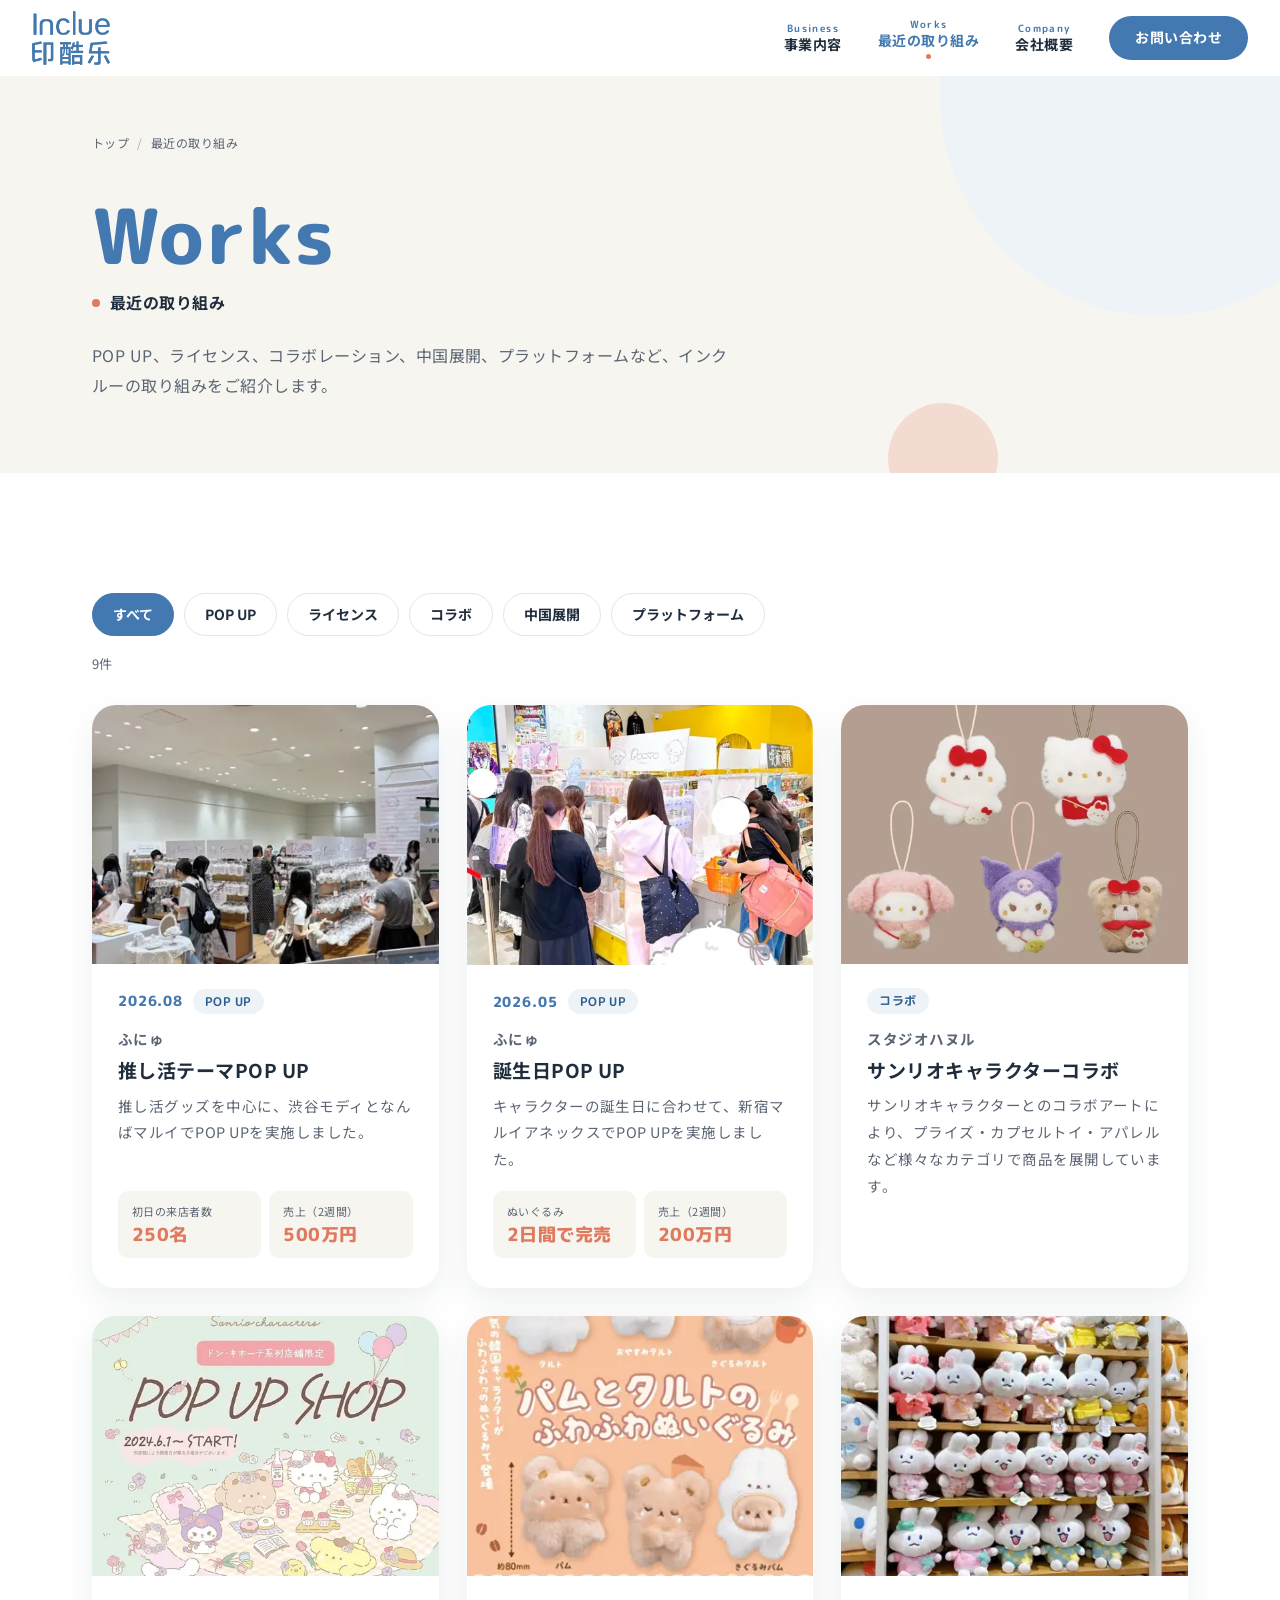
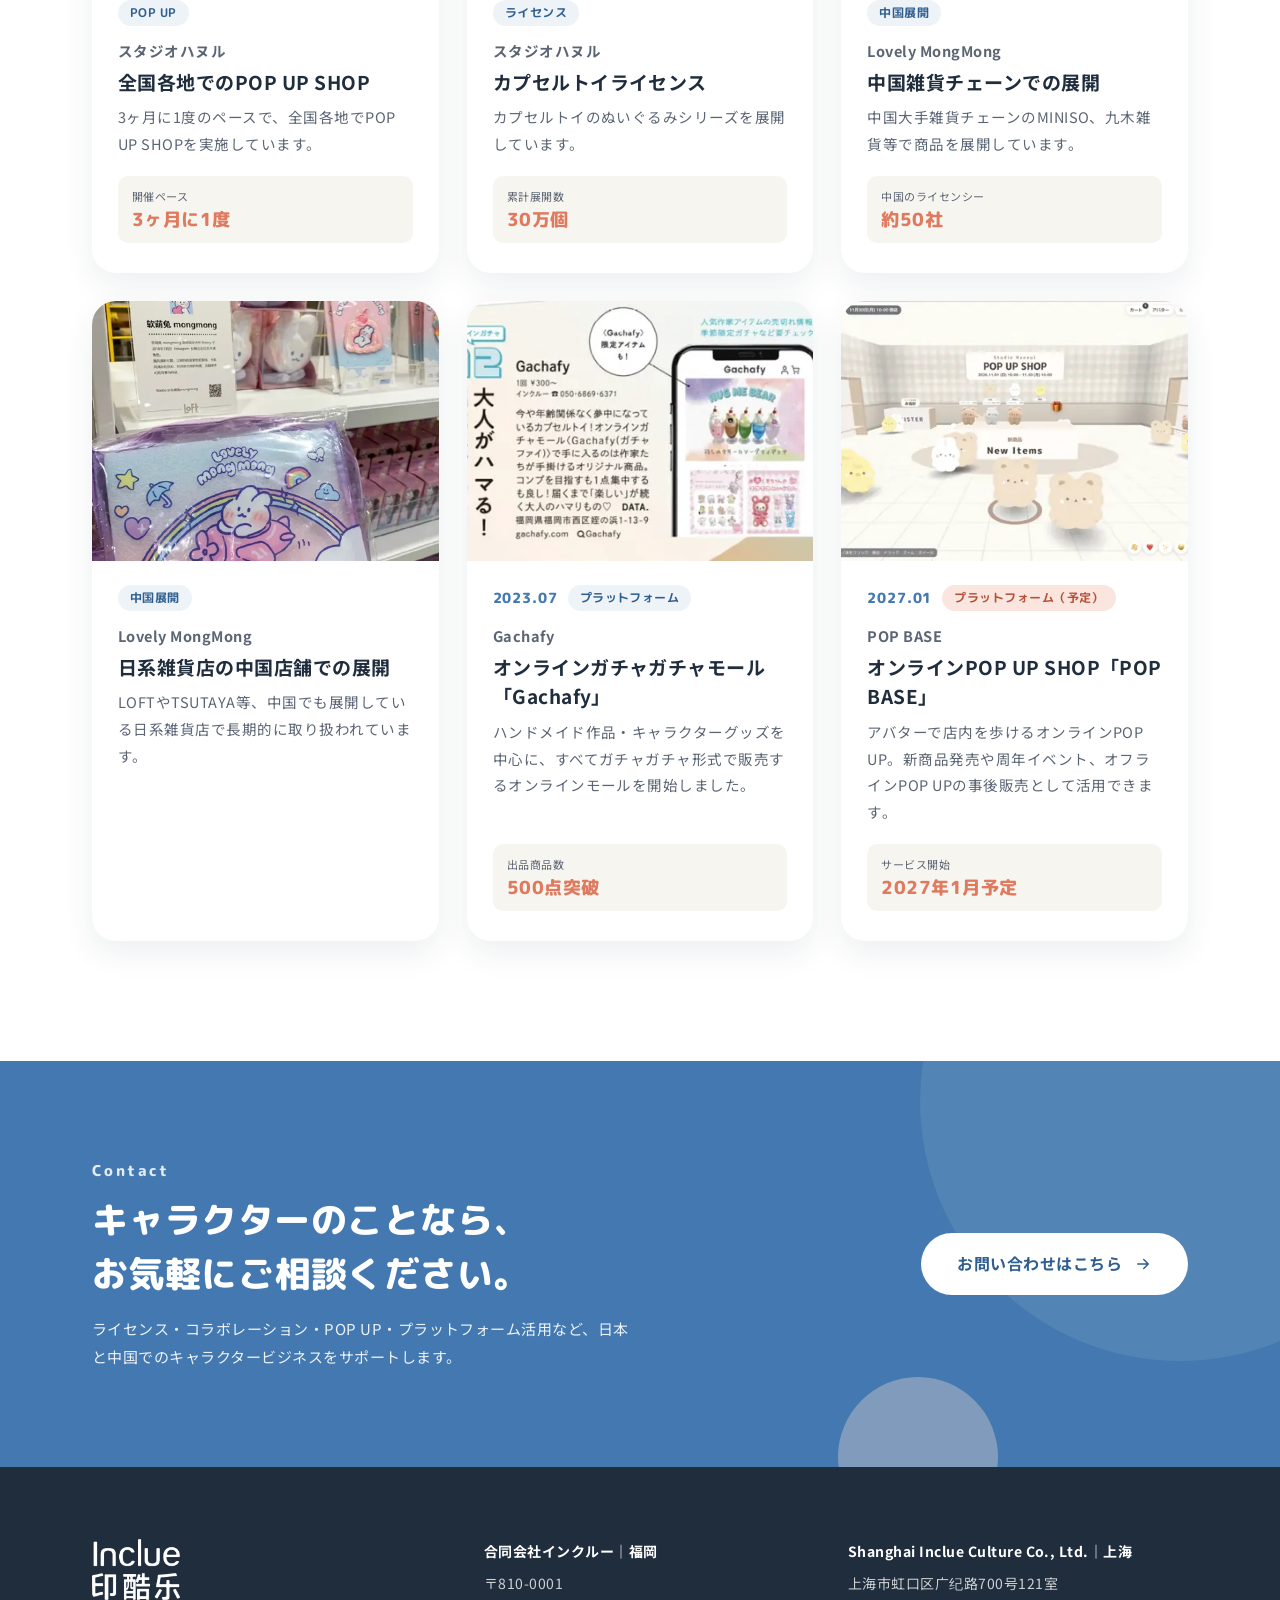
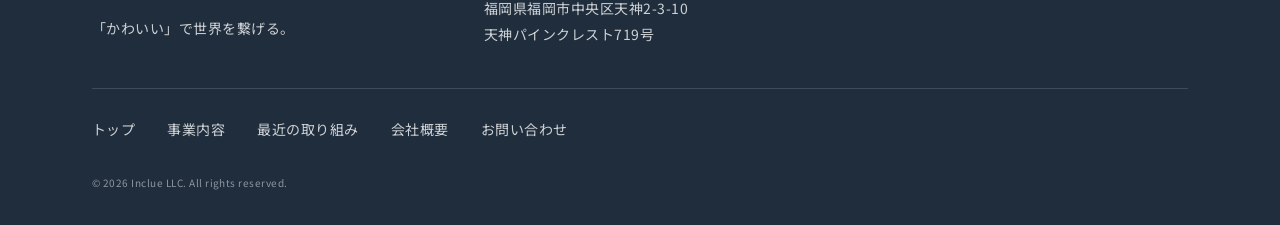
<file: works.html>
<!doctype html>
<html lang="ja" class="no-js">
<head>
  <meta charset="utf-8">
  <meta name="viewport" content="width=device-width, initial-scale=1">
  <title>最近の取り組み｜合同会社インクルー</title>
  <meta name="description" content="インクルーの最近の取り組み。キャラクターのPOP UP、カプセルトイライセンス、サンリオキャラクターコラボ、中国展開、オンラインプラットフォーム。">
  <meta property="og:type" content="article">
  <meta property="og:site_name" content="合同会社インクルー">
  <meta property="og:title" content="最近の取り組み｜合同会社インクルー">
  <meta property="og:description" content="インクルーの最近の取り組み。キャラクターのPOP UP、カプセルトイライセンス、サンリオキャラクターコラボ、中国展開、オンラインプラットフォーム。">
  <meta property="og:image" content="assets/img/ogp.jpg">
  <meta name="twitter:card" content="summary_large_image">
  <meta name="theme-color" content="#4379B0">
  <link rel="icon" href="assets/img/favicon.svg" type="image/svg+xml">
  <link rel="apple-touch-icon" href="assets/img/apple-touch-icon.png">
  <link rel="preconnect" href="https://fonts.googleapis.com">
  <link rel="preconnect" href="https://fonts.gstatic.com" crossorigin>
  <link href="https://fonts.googleapis.com/css2?family=M+PLUS+Rounded+1c:wght@500;700;800&family=Noto+Sans+JP:wght@400;500;700&display=swap" rel="stylesheet">
  <link rel="stylesheet" href="assets/css/style.css">
</head>
<body>
  <a class="skip-link" href="#main">本文へスキップ</a>
  <header class="site-header">
    <div class="header-inner">
      <a class="brand" href="index.html" aria-label="合同会社インクルー トップページ">
        <img src="assets/img/logo.webp" alt="Inclue 印酷乐" width="595" height="412">
      </a>
      <button class="nav-toggle" aria-expanded="false" aria-controls="global-nav">
        <span class="nav-toggle-bar"></span><span class="nav-toggle-bar"></span>
        <span class="visually-hidden">メニューを開く</span>
      </button>
      <nav class="global-nav" id="global-nav" aria-label="メインメニュー">
        <ul>
          <li><a href="business.html"><span class="nav-en">Business</span>事業内容</a></li>
          <li><a href="works.html" aria-current="page"><span class="nav-en">Works</span>最近の取り組み</a></li>
          <li><a href="company.html"><span class="nav-en">Company</span>会社概要</a></li>
          <li class="nav-cta-item"><a class="nav-cta" href="contact.html">お問い合わせ</a></li>
        </ul>
      </nav>
    </div>
  </header>

  <main id="main">
    <section class="page-hero">
      <div class="page-hero-deco" aria-hidden="true"><span></span><span></span></div>
      <div class="container">
        <nav class="breadcrumb" aria-label="パンくずリスト">
          <ol><li><a href="index.html">トップ</a></li><li aria-current="page">最近の取り組み</li></ol>
        </nav>
        <p class="page-hero-en">Works</p>
        <h1 class="page-hero-title">最近の取り組み</h1>
        <p class="page-hero-lead">POP UP、ライセンス、コラボレーション、中国展開、プラットフォームなど、インクルーの取り組みをご紹介します。</p>
      </div>
    </section>

    <section class="section works-section">
      <div class="container">
        <ul class="filter" aria-label="カテゴリで絞り込む">
          <li><button type="button" class="filter-btn" data-filter="all" aria-pressed="true">すべて</button></li>
          <li><button type="button" class="filter-btn" data-filter="popup" aria-pressed="false">POP UP</button></li>
          <li><button type="button" class="filter-btn" data-filter="license" aria-pressed="false">ライセンス</button></li>
          <li><button type="button" class="filter-btn" data-filter="collab" aria-pressed="false">コラボ</button></li>
          <li><button type="button" class="filter-btn" data-filter="china" aria-pressed="false">中国展開</button></li>
          <li><button type="button" class="filter-btn" data-filter="platform" aria-pressed="false">プラットフォーム</button></li>
        </ul>
        <p class="filter-count" aria-live="polite"><span class="js-count">9</span>件</p>
        <div class="works works-all">
          <article class="work work-card" data-cat="popup">
            <img src="assets/img/funyu-popup-2-s.webp" alt="推し活テーマPOP UPの会場の様子" loading="lazy" width="520" height="520">
            <div class="work-body">
              <p class="work-meta"><time datetime="2026-08">2026.08</time><span class="chip">POP UP</span></p>
              <p class="work-ip">ふにゅ</p>
              <h2 class="work-title">推し活テーマPOP UP</h2>
              <p>推し活グッズを中心に、渋谷モディとなんばマルイでPOP UPを実施しました。</p>
              <dl class="work-results"><div><dt>初日の来店者数</dt><dd>250名</dd></div><div><dt>売上（2週間）</dt><dd>500万円</dd></div></dl>
            </div>
          </article>
          <article class="work work-card" data-cat="popup">
            <img src="assets/img/funyu-popup-1-s.webp" alt="新宿マルイアネックスでのPOP UPの様子" loading="lazy" width="520" height="520">
            <div class="work-body">
              <p class="work-meta"><time datetime="2026-05">2026.05</time><span class="chip">POP UP</span></p>
              <p class="work-ip">ふにゅ</p>
              <h2 class="work-title">誕生日POP UP</h2>
              <p>キャラクターの誕生日に合わせて、新宿マルイアネックスでPOP UPを実施しました。</p>
              <dl class="work-results"><div><dt>ぬいぐるみ</dt><dd>2日間で完売</dd></div><div><dt>売上（2週間）</dt><dd>200万円</dd></div></dl>
            </div>
          </article>
          <article class="work work-card" data-cat="collab">
            <img src="assets/img/hanuru-sanrio-s.webp" alt="サンリオキャラクターとのコラボマスコット" loading="lazy" width="520" height="520">
            <div class="work-body">
              <p class="work-meta"><span class="chip">コラボ</span></p>
              <p class="work-ip">スタジオハヌル</p>
              <h2 class="work-title">サンリオキャラクターコラボ</h2>
              <p>サンリオキャラクターとのコラボアートにより、プライズ・カプセルトイ・アパレルなど様々なカテゴリで商品を展開しています。</p>
            </div>
          </article>
          <article class="work work-card" data-cat="popup">
            <img src="assets/img/hanuru-popup-s.webp" alt="スタジオハヌル POP UP SHOP の告知ビジュアル" loading="lazy" width="520" height="520">
            <div class="work-body">
              <p class="work-meta"><span class="chip">POP UP</span></p>
              <p class="work-ip">スタジオハヌル</p>
              <h2 class="work-title">全国各地でのPOP UP SHOP</h2>
              <p>3ヶ月に1度のペースで、全国各地でPOP UP SHOPを実施しています。</p>
              <dl class="work-results"><div><dt>開催ペース</dt><dd>3ヶ月に1度</dd></div></dl>
            </div>
          </article>
          <article class="work work-card" data-cat="license">
            <img src="assets/img/hanuru-capsule-s.webp" alt="カプセルトイ「バムとタルトのふわふわぬいぐるみ」" loading="lazy" width="520" height="520">
            <div class="work-body">
              <p class="work-meta"><span class="chip">ライセンス</span></p>
              <p class="work-ip">スタジオハヌル</p>
              <h2 class="work-title">カプセルトイライセンス</h2>
              <p>カプセルトイのぬいぐるみシリーズを展開しています。</p>
              <dl class="work-results"><div><dt>累計展開数</dt><dd>30万個</dd></div></dl>
            </div>
          </article>
          <article class="work work-card" data-cat="china">
            <img src="assets/img/mongmong-miniso-s.webp" alt="中国の雑貨チェーン店頭に並ぶぬいぐるみ" loading="lazy" width="520" height="520">
            <div class="work-body">
              <p class="work-meta"><span class="chip">中国展開</span></p>
              <p class="work-ip">Lovely MongMong</p>
              <h2 class="work-title">中国雑貨チェーンでの展開</h2>
              <p>中国大手雑貨チェーンのMINISO、九木雑貨等で商品を展開しています。</p>
              <dl class="work-results"><div><dt>中国のライセンシー</dt><dd>約50社</dd></div></dl>
            </div>
          </article>
          <article class="work work-card" data-cat="china">
            <img src="assets/img/mongmong-loft-s.webp" alt="日系雑貨店の中国店舗での商品" loading="lazy" width="520" height="520">
            <div class="work-body">
              <p class="work-meta"><span class="chip">中国展開</span></p>
              <p class="work-ip">Lovely MongMong</p>
              <h2 class="work-title">日系雑貨店の中国店舗での展開</h2>
              <p>LOFTやTSUTAYA等、中国でも展開している日系雑貨店で長期的に取り扱われています。</p>
            </div>
          </article>
          <article class="work work-card" data-cat="platform">
            <img src="assets/img/gachafy-s.webp" alt="オンラインガチャガチャモール Gachafy" loading="lazy" width="520" height="520">
            <div class="work-body">
              <p class="work-meta"><time datetime="2023-07">2023.07</time><span class="chip">プラットフォーム</span></p>
              <p class="work-ip">Gachafy</p>
              <h2 class="work-title">オンラインガチャガチャモール「Gachafy」</h2>
              <p>ハンドメイド作品・キャラクターグッズを中心に、すべてガチャガチャ形式で販売するオンラインモールを開始しました。</p>
              <dl class="work-results"><div><dt>出品商品数</dt><dd>500点突破</dd></div></dl>
            </div>
          </article>
          <article class="work work-card" data-cat="platform">
            <img src="assets/img/popbase-s.webp" alt="オンラインPOP UP SHOP POP BASE の店内イメージ" loading="lazy" width="520" height="520">
            <div class="work-body">
              <p class="work-meta"><time datetime="2027-01">2027.01</time><span class="chip chip-coral">プラットフォーム（予定）</span></p>
              <p class="work-ip">POP BASE</p>
              <h2 class="work-title">オンラインPOP UP SHOP「POP BASE」</h2>
              <p>アバターで店内を歩けるオンラインPOP UP。新商品発売や周年イベント、オフラインPOP UPの事後販売として活用できます。</p>
              <dl class="work-results"><div><dt>サービス開始</dt><dd>2027年1月予定</dd></div></dl>
            </div>
          </article>
        </div>
      </div>
    </section>
    <section class="cta-band">
      <div class="cta-deco" aria-hidden="true"><span></span><span></span></div>
      <div class="container cta-inner">
        <div>
          <p class="cta-en">Contact</p>
          <h2 class="cta-title"><span class="nowrap">キャラクターのことなら、</span><span class="nowrap">お気軽にご相談ください。</span></h2>
          <p class="cta-text">ライセンス・コラボレーション・POP UP・プラットフォーム活用など、日本と中国でのキャラクタービジネスをサポートします。</p>
        </div>
        <a class="btn btn-white btn-lg" href="contact.html">お問い合わせはこちら<svg class="i-arrow" viewBox="0 0 24 24" aria-hidden="true"><path d="M5 12h14M13 6l6 6-6 6"/></svg></a>
      </div>
    </section>
  </main>

  <footer class="site-footer">
    <div class="container">
      <div class="footer-top">
        <div class="footer-brand">
          <img src="assets/img/logo.webp" alt="Inclue 印酷乐" width="595" height="412" loading="lazy">
          <p>「かわいい」で世界を繋げる。</p>
        </div>
        <div class="footer-offices">
          <div>
            <p class="footer-office-name">合同会社インクルー｜福岡</p>
            <p>〒810-0001<br>福岡県福岡市中央区天神2-3-10<br>天神パインクレスト719号</p>
          </div>
          <div>
            <p class="footer-office-name">Shanghai Inclue Culture Co., Ltd.｜上海</p>
            <p lang="zh-CN">上海市虹口区广纪路700号121室</p>
          </div>
        </div>
      </div>
      <nav class="footer-nav" aria-label="フッターメニュー">
        <ul>
          <li><a href="index.html">トップ</a></li>
          <li><a href="business.html">事業内容</a></li>
          <li><a href="works.html">最近の取り組み</a></li>
          <li><a href="company.html">会社概要</a></li>
          <li><a href="contact.html">お問い合わせ</a></li>
        </ul>
      </nav>
      <p class="copyright"><small>&copy; <span class="js-year">2026</span> Inclue LLC. All rights reserved.</small></p>
    </div>
  </footer>

  <script src="assets/js/main.js" defer></script>
</body>
</html>
</file>
<file: assets/css/style.css>
/* =========================================================
   Inclue LLC. — corporate site
   ========================================================= */
:root {
  --c-ink: #1F2D3D;
  --c-sub: #5B6573;
  --c-blue: #4379B0;
  --c-blue-dark: #2F5F90;
  --c-bg: #FFFFFF;
  --c-base: #F7F5F0;
  --c-card: #FFFFFF;
  --c-tint: #EEF3F8;
  --c-line: #E1E5EB;
  --c-coral: #E07A5F;
  --c-peach: #F4DBD1;

  --font-body: "Noto Sans JP", "Hiragino Sans", "Hiragino Kaku Gothic ProN", Meiryo, sans-serif;
  --font-round: "M PLUS Rounded 1c", "Hiragino Maru Gothic ProN", var(--font-body);

  --radius: 24px;
  --radius-sm: 14px;
  --shadow: 0 12px 32px rgba(31, 45, 61, .08);
  --header-h: 76px;
  --container: 1160px;
  --ease: cubic-bezier(.2, .7, .2, 1);
}

*, *::before, *::after { box-sizing: border-box; }
html { scroll-behavior: smooth; scroll-padding-top: calc(var(--header-h) + 56px); -webkit-text-size-adjust: 100%; }
body::before { content: ""; position: fixed; inset: 0 0 auto; height: env(safe-area-inset-top, 0px); z-index: 60; background: #fff; }
body {
  margin: 0; font-family: var(--font-body); color: var(--c-ink); background: var(--c-bg);
  line-height: 1.85; font-size: 16px; letter-spacing: .03em; overflow-x: hidden;
  -webkit-font-smoothing: antialiased;
}
img { max-width: 100%; height: auto; display: block; }
a { color: inherit; }
ul, ol { list-style: none; margin: 0; padding: 0; }
h1, h2, h3, p, dl, dd, figure { margin: 0; }
button, input, select, textarea { font: inherit; color: inherit; }

.container { width: 100%; max-width: var(--container); margin: 0 auto; padding-left: max(32px, env(safe-area-inset-left, 0px)); padding-right: max(32px, env(safe-area-inset-right, 0px)); }
.container.narrow { max-width: 920px; }
.visually-hidden { position: absolute; width: 1px; height: 1px; overflow: hidden; clip: rect(0 0 0 0); white-space: nowrap; }
.skip-link { position: absolute; left: 16px; top: -60px; background: var(--c-ink); color: #fff; padding: 8px 14px; border-radius: 8px; z-index: 100; }
.skip-link:focus { top: 12px; }
:focus-visible { outline: 3px solid var(--c-coral); outline-offset: 3px; border-radius: 4px; }
.nowrap { display: inline-block; }
.pc-only { display: none; }
.sp-only { display: inline; }
@media (min-width: 768px) { .pc-only { display: inline; } .sp-only { display: none; } }

.i-arrow { width: 18px; height: 18px; fill: none; stroke: currentColor; stroke-width: 2; stroke-linecap: round; stroke-linejoin: round; flex-shrink: 0; transition: transform .25s var(--ease); }

/* ---------- Header ---------- */
.site-header {
  position: sticky; top: env(safe-area-inset-top, 0px); z-index: 50; height: var(--header-h);
  background: rgba(255, 255, 255, .9);
  backdrop-filter: saturate(1.4) blur(12px); -webkit-backdrop-filter: saturate(1.4) blur(12px);
  transition: box-shadow .25s;
}
.site-header.is-scrolled { box-shadow: 0 1px 0 var(--c-line), 0 6px 20px rgba(31, 45, 61, .05); }
.header-inner { display: flex; align-items: center; justify-content: space-between; height: 100%; max-width: 1360px; margin: 0 auto; padding-left: max(32px, env(safe-area-inset-left, 0px)); padding-right: max(32px, env(safe-area-inset-right, 0px)); }
.brand img { width: 78px; }

.global-nav > ul { display: flex; align-items: center; gap: 36px; }
.global-nav a { text-decoration: none; font-size: 14px; font-weight: 700; display: flex; flex-direction: column; align-items: center; line-height: 1.4; }
.nav-en { font-family: var(--font-round); font-size: 10px; letter-spacing: .14em; color: var(--c-blue); font-weight: 700; }
.global-nav a:not(.nav-cta):hover, .global-nav a[aria-current="page"]:not(.nav-cta) { color: var(--c-blue); }
.global-nav a[aria-current="page"]:not(.nav-cta)::after { content: ""; width: 5px; height: 5px; border-radius: 50%; background: var(--c-coral); margin-top: 3px; }
.nav-cta { background: var(--c-blue); color: #fff; padding: 12px 26px; border-radius: 999px; transition: background .2s, transform .2s; }
.nav-cta:hover { background: var(--c-blue-dark); transform: translateY(-1px); }
.nav-toggle { display: none; }

@media (max-width: 900px) {
  :root { --header-h: 64px; }
  .header-inner { padding-left: max(20px, env(safe-area-inset-left, 0px)); padding-right: max(20px, env(safe-area-inset-right, 0px)); }
  .brand img { width: 64px; }
  .nav-toggle {
    display: inline-flex; flex-direction: column; justify-content: center; gap: 7px;
    width: 48px; height: 48px; padding: 0 12px; border: 0; border-radius: 50%; background: var(--c-tint); cursor: pointer;
  }
  .nav-toggle-bar { display: block; height: 2px; background: var(--c-ink); border-radius: 2px; transition: transform .25s; }
  .nav-toggle[aria-expanded="true"] .nav-toggle-bar:nth-child(1) { transform: translateY(4.5px) rotate(45deg); }
  .nav-toggle[aria-expanded="true"] .nav-toggle-bar:nth-child(2) { transform: translateY(-4.5px) rotate(-45deg); }
  .global-nav {
    position: fixed; top: var(--header-h); left: 0; right: 0; height: calc(100dvh - var(--header-h));
    background: #fff; padding: 16px 24px 32px; overflow-y: auto;
    opacity: 0; visibility: hidden; transform: translateY(-8px); transition: opacity .2s, transform .2s, visibility .2s;
  }
  .global-nav.is-open { opacity: 1; visibility: visible; transform: none; }
  .global-nav > ul { flex-direction: column; align-items: stretch; gap: 0; }
  .global-nav li a { flex-direction: row-reverse; justify-content: space-between; align-items: baseline; padding: 20px 4px; border-bottom: 1px solid var(--c-line); font-size: 17px; }
  .global-nav a[aria-current="page"]:not(.nav-cta)::after { display: none; }
  .nav-cta-item { margin-top: 24px; }
  .global-nav li a.nav-cta { justify-content: center; border: 0; padding: 16px; }
  body.nav-open { overflow: hidden; }
}

/* ---------- Buttons & links ---------- */
.btn {
  display: inline-flex; align-items: center; justify-content: center; gap: 12px;
  min-height: 52px; padding: 14px 30px; border-radius: 999px; border: 0; cursor: pointer;
  font-weight: 700; font-size: 15px; text-decoration: none;
  transition: background .2s, color .2s, transform .2s, box-shadow .2s;
}
.btn:hover .i-arrow, .link-more:hover .i-arrow, a:hover .more .i-arrow { transform: translateX(4px); }
.btn svg:not(.i-arrow) { width: 20px; height: 20px; fill: none; stroke: currentColor; stroke-width: 1.8; stroke-linejoin: round; }
.btn-primary { background: var(--c-blue); color: #fff; box-shadow: 0 10px 24px rgba(67, 121, 176, .28); }
.btn-primary:hover { background: var(--c-blue-dark); transform: translateY(-2px); }
.btn-ghost { background: #fff; color: var(--c-ink); box-shadow: inset 0 0 0 1.5px var(--c-line); }
.btn-ghost:hover { box-shadow: inset 0 0 0 1.5px var(--c-blue); color: var(--c-blue); }
.btn-white { background: #fff; color: var(--c-blue-dark); }
.btn-white:hover { transform: translateY(-2px); box-shadow: 0 12px 28px rgba(0, 0, 0, .15); }
.btn-lg { min-height: 60px; padding: 16px 36px; font-size: 16px; }
.link-more { display: inline-flex; align-items: center; gap: 8px; color: var(--c-blue); font-weight: 700; font-size: 15px; text-decoration: none; }
.link-more:hover { color: var(--c-blue-dark); }

/* ---------- Section basics ---------- */
.section { padding: 120px 0; }
.section-tint { background: var(--c-tint); }
.section-soft { background: var(--c-base); }
.sec-head { margin-bottom: 56px; }
.sec-head-row { display: flex; flex-wrap: wrap; align-items: flex-end; justify-content: space-between; gap: 16px 32px; margin-bottom: 56px; }
.sec-head-row .sec-head { margin-bottom: 0; }
.sec-en {
  font-family: var(--font-round); font-weight: 800; color: var(--c-blue);
  font-size: 15px; letter-spacing: .16em; display: inline-flex; align-items: center; gap: 10px; margin-bottom: 8px;
}
.sec-en::before { content: ""; width: 8px; height: 8px; border-radius: 50%; background: var(--c-coral); }
.sec-title { font-family: var(--font-round); font-weight: 800; font-size: clamp(28px, 4vw, 40px); line-height: 1.4; letter-spacing: .05em; }
.sec-lead { margin-top: 16px; color: var(--c-sub); max-width: 40em; }

.chip { display: inline-block; font-size: 12px; font-weight: 700; padding: 2px 12px; border-radius: 999px; background: var(--c-tint); color: var(--c-blue-dark); line-height: 1.8; letter-spacing: .04em; }
.chip-coral { background: #FBE6DF; color: #B4513A; }
.note { font-size: 12px; color: var(--c-sub); margin-top: 8px; }

/* content is visible at rest; only a gentle slide plays when JS marks it */
.js-reveal .reveal:not(.is-visible) { transform: translateY(16px); }
.reveal { transition: transform .8s var(--ease); }
.reveal.is-visible { opacity: 1; transform: none; }

/* ---------- Top: hero ---------- */
.hero { position: relative; overflow: hidden; padding: 72px 0 48px; background: var(--c-base); }
.hero-deco span { position: absolute; border-radius: 50%; pointer-events: none; }
.hero-c1 { width: min(70vw, 820px); aspect-ratio: 1; right: -12vw; top: -260px; background: var(--c-tint); }
.hero-c2 { width: 150px; aspect-ratio: 1; left: -80px; bottom: -60px; background: var(--c-peach); }
.hero-inner { position: relative; display: grid; gap: 32px; align-items: center; }
@media (min-width: 900px) { .hero { padding-top: 96px; padding-bottom: 64px; } .hero-inner { grid-template-columns: 1.25fr 1fr; } }
.hero-en { font-family: var(--font-round); font-weight: 800; font-size: 13px; letter-spacing: .18em; color: var(--c-blue); text-transform: uppercase; margin-bottom: 20px; line-height: 1.7; }
.hero-title { font-family: var(--font-round); font-weight: 800; font-size: clamp(34px, 5.6vw, 64px); line-height: 1.32; letter-spacing: .04em; margin-bottom: 28px; }
.hero-lead { color: var(--c-sub); font-size: clamp(15px, 1.5vw, 17px); line-height: 2; margin-bottom: 40px; }
.hero-actions { display: flex; flex-wrap: wrap; gap: 14px; }
.hero-charas { position: relative; aspect-ratio: 1 / .85; width: 100%; max-width: 480px; margin: 0 auto; }
.hc { position: absolute; filter: drop-shadow(0 14px 20px rgba(31, 45, 61, .12)); animation: float 6s ease-in-out infinite; }
.hc-1 { width: 60%; left: 0; top: 14%; }
.hc-2 { width: 50%; right: -2%; top: 0; animation-delay: -2s; }
.hc-3 { width: 46%; right: 10%; bottom: 0; animation-delay: -4s; }
@keyframes float { 0%, 100% { transform: translateY(0); } 50% { transform: translateY(-12px); } }

.photos { background: var(--c-base); overflow: hidden; padding: 16px 0 88px; }
.hero-marquee { position: relative; display: grid; gap: 16px; transform: rotate(-2.5deg); width: 110%; margin-left: -5%; }
.marquee { overflow: hidden; }
.marquee-track { display: flex; gap: 16px; width: max-content; animation: marquee 60s linear infinite; }
.marquee-reverse .marquee-track { animation-direction: reverse; animation-duration: 70s; }
.marquee-track li { width: clamp(150px, 18vw, 240px); aspect-ratio: 1; border-radius: var(--radius-sm); overflow: hidden; flex-shrink: 0; background: var(--c-line); }
.marquee-track img { width: 100%; height: 100%; object-fit: cover; }
@keyframes marquee { from { transform: translateX(0); } to { transform: translateX(calc(-50% - 8px)); } }

/* ---------- Top: about ---------- */
.about-inner { display: grid; gap: 40px; }
@media (min-width: 900px) { .about-inner { grid-template-columns: 1fr 1.2fr; gap: 80px; align-items: start; } }
.about-title { font-family: var(--font-round); font-weight: 800; font-size: clamp(28px, 3.6vw, 42px); line-height: 1.55; letter-spacing: .05em; }
.about-body p { color: var(--c-sub); line-height: 2.1; }
.about-body p + p { margin-top: 1.2em; }
.about-bases { display: flex; flex-wrap: wrap; gap: 12px; margin-top: 32px; }
.about-bases li { display: inline-flex; align-items: center; gap: 10px; padding: 10px 20px; border-radius: 999px; background: var(--c-base); font-weight: 700; font-size: 14px; }
.base-dot { width: 10px; height: 10px; border-radius: 50%; background: var(--c-blue); }
.base-dot-coral { background: var(--c-coral); }

/* ---------- Top: numbers ---------- */
.numbers { background: var(--c-blue); color: #fff; padding: 72px 0; }
.numbers-list { display: grid; grid-template-columns: repeat(2, 1fr); gap: 40px 24px; }
@media (min-width: 900px) { .numbers-list { grid-template-columns: repeat(4, 1fr); } .numbers-list li + li { border-left: 1px solid rgba(255, 255, 255, .25); padding-left: 32px; } }
.n-label { font-size: 13px; font-weight: 700; line-height: 1.6; opacity: .9; }
.n-value { font-family: var(--font-round); font-weight: 800; font-size: clamp(40px, 5vw, 60px); line-height: 1.2; margin: 6px 0 4px; white-space: nowrap; }
.n-value small { font-size: .4em; margin: 0 2px; }
.n-note { font-size: 12px; opacity: .75; }

/* ---------- Top: business cards ---------- */
.biz-cards { display: grid; gap: 32px; }
@media (min-width: 800px) { .biz-cards { grid-template-columns: 1fr 1fr; } }
.biz-card { display: block; text-decoration: none; border-radius: var(--radius); overflow: hidden; background: var(--c-base); transition: transform .3s var(--ease), box-shadow .3s; }
.biz-card:hover { transform: translateY(-6px); box-shadow: var(--shadow); }
.biz-card-img { aspect-ratio: 16 / 10; overflow: hidden; }
.biz-card-img img { width: 100%; height: 100%; object-fit: cover; transition: transform .6s var(--ease); }
.biz-card:hover .biz-card-img img { transform: scale(1.05); }
.biz-card-body { padding: 32px 32px 36px; }
.biz-num { font-family: var(--font-round); font-weight: 800; color: var(--c-coral); font-size: 15px; letter-spacing: .1em; }
.biz-card h3 { font-family: var(--font-round); font-weight: 800; font-size: 24px; margin: 4px 0 10px; }
.biz-card p:not(.biz-num) { color: var(--c-sub); font-size: 15px; }
.more { display: inline-flex; align-items: center; gap: 8px; margin-top: 20px; font-weight: 700; color: var(--c-blue); font-size: 15px; }

/* ---------- Top: business list ---------- */
.biz-list { display: grid; gap: 20px; }
@media (min-width: 900px) { .biz-list { grid-template-columns: 1fr 1fr; gap: 28px; } }
.biz-item {
  display: grid; grid-template-columns: auto 1fr auto; gap: 24px; align-items: center;
  background: #fff; border-radius: var(--radius); padding: 32px 32px 34px; text-decoration: none;
  transition: transform .3s var(--ease), box-shadow .3s;
}
.biz-item:hover { transform: translateY(-4px); box-shadow: var(--shadow); }
.biz-item .biz-num { font-size: 40px; line-height: 1; align-self: start; }
.biz-item h3 { font-family: var(--font-round); font-weight: 800; font-size: 22px; margin-bottom: 6px; }
.biz-item-main { min-width: 0; }
.biz-item-main > p { color: var(--c-sub); font-size: 15px; }
.tag-row { display: flex; flex-wrap: wrap; gap: 8px; margin-top: 16px; }
.tag-row li { font-size: 13px; font-weight: 700; padding: 3px 12px; border-radius: 999px; background: var(--c-tint); color: var(--c-blue-dark); }
.biz-go { display: grid; place-items: center; width: 48px; height: 48px; border-radius: 50%; background: var(--c-blue); color: #fff; transition: background .2s; }
.biz-item:hover .biz-go { background: var(--c-coral); }
.biz-item:hover .i-arrow { transform: translateX(3px); }
@media (max-width: 640px) {
  .biz-item { grid-template-columns: 1fr auto; padding: 26px 22px 28px; gap: 12px 16px; }
  .biz-item .biz-num { font-size: 30px; }
  .biz-item-main { grid-column: 1 / -1; grid-row: 2; }
  .biz-go { grid-column: 2; grid-row: 1; width: 40px; height: 40px; }
}

/* ---------- Top: platform list ---------- */
.plat-cards { display: grid; gap: 28px; }
@media (min-width: 800px) { .plat-cards { grid-template-columns: 1fr 1fr; } }
.plat-card { display: flex; flex-direction: column; height: 100%; text-decoration: none; background: #fff; border-radius: var(--radius); overflow: hidden; transition: transform .3s var(--ease), box-shadow .3s; }

.plat-img { aspect-ratio: 16 / 9; overflow: hidden; background: var(--c-line); }
.plat-img img { width: 100%; height: 100%; object-fit: cover; transition: transform .6s var(--ease); }

.plat-body { padding: 26px 30px 30px; display: flex; flex-direction: column; flex: 1; }
.plat-kind { font-size: 13px; font-weight: 700; color: var(--c-coral); letter-spacing: .06em; }
.plat-card h3 { font-family: var(--font-round); font-weight: 800; font-size: 32px; line-height: 1.3; margin: 2px 0 10px; }
.plat-body > p:not(.plat-kind):not(.plat-status) { color: var(--c-sub); font-size: 15px; }
.plat-status { display: flex; align-items: center; gap: 10px; margin-top: auto; padding-top: 18px; font-size: 14px; font-weight: 700; }

/* ---------- Top: characters ---------- */
.chara-cards { display: grid; gap: 24px; }
@media (min-width: 700px) { .chara-cards { grid-template-columns: repeat(3, 1fr); } }
.chara-card {
  position: relative; display: flex; flex-direction: column; justify-content: flex-end; text-decoration: none;
  aspect-ratio: 4 / 4.4; border-radius: var(--radius); padding: 24px; overflow: hidden; transition: transform .3s var(--ease);
}

.chara-card img { position: absolute; left: 50%; top: 42%; width: 72%; transform: translate(-50%, -50%); transition: transform .4s var(--ease); }
.chara-item:hover .chara-card img { transform: translate(-50%, -54%) scale(1.04) rotate(-2deg); }
.chara-item { display: flex; flex-direction: column; gap: 18px; }
.chara-item .chara-card { aspect-ratio: 4 / 3; padding: 0; }
.chara-item .chara-card img { top: 50%; width: 64%; }
.chara-info p { color: var(--c-sub); font-size: 14.5px; margin-top: 6px; }
.chara-info .chara-tag { background: var(--c-tint); color: var(--c-blue-dark); }
.chara-info .chara-name { display: block; margin-top: 8px; line-height: 1.4; }
.chara-tag { position: relative; align-self: flex-start; font-size: 12px; font-weight: 700; background: rgba(255, 255, 255, .85); padding: 2px 12px; border-radius: 999px; margin-bottom: 6px; }
.chara-name { position: relative; font-family: var(--font-round); font-weight: 800; font-size: 24px; }
.cc-hanuru { background: #E8D2C2; }
.cc-mongmong { background: #F9DDF0; }
.cc-funyu { background: #FCEDEF; }

/* ---------- Top: works & topics ---------- */
.works { display: grid; gap: 28px; }
@media (min-width: 900px) { .works { grid-template-columns: repeat(3, 1fr); } }
.work { border-radius: var(--radius); overflow: hidden; background: #fff; box-shadow: var(--shadow); }
.work img { width: 100%; aspect-ratio: 4 / 3; object-fit: cover; }
.work-body { padding: 24px 26px 30px; }
.work-meta { display: flex; align-items: center; gap: 10px; font-family: var(--font-round); font-weight: 800; color: var(--c-blue); font-size: 14px; letter-spacing: .06em; }
.work h3 { font-size: 18px; font-weight: 700; margin: 10px 0 8px; line-height: 1.6; }
.work-body > p:not(.work-meta) { color: var(--c-sub); font-size: 14.5px; }

.topics { background: #fff; border-radius: var(--radius); padding: 8px 36px; }
.topics li { display: grid; grid-template-columns: auto auto 1fr; align-items: center; gap: 8px 20px; padding: 22px 0; border-bottom: 1px solid var(--c-line); }
.topics li:last-child { border-bottom: 0; }
.topics time { font-family: var(--font-round); font-weight: 800; color: var(--c-blue); font-size: 15px; }
.topics .chip { min-width: 6em; text-align: center; }
@media (max-width: 640px) {
  .topics { padding: 4px 20px; }
  .topics li { grid-template-columns: auto 1fr; }
  .topics li p { grid-column: 1 / -1; }
  .topics .chip { justify-self: start; }
}

/* ---------- CTA band ---------- */
.cta-band { position: relative; overflow: hidden; background: var(--c-blue); color: #fff; padding: 96px 0; }
.cta-deco span { position: absolute; border-radius: 50%; pointer-events: none; }
.cta-deco span:first-child { width: 520px; aspect-ratio: 1; right: -160px; top: -220px; background: rgba(255, 255, 255, .08); }
.cta-deco span:last-child { width: 160px; aspect-ratio: 1; right: 22%; bottom: -70px; background: rgba(244, 219, 209, .35); }
.cta-inner { position: relative; display: grid; gap: 36px; align-items: center; }
@media (min-width: 900px) { .cta-inner { grid-template-columns: 1fr auto; gap: 64px; } }
.cta-en { font-family: var(--font-round); font-weight: 800; letter-spacing: .16em; font-size: 15px; opacity: .85; margin-bottom: 8px; }
.cta-title { font-family: var(--font-round); font-weight: 800; font-size: clamp(24px, 3.2vw, 36px); line-height: 1.5; margin-bottom: 14px; }
.cta-text { opacity: .9; font-size: 15px; max-width: 36em; }

/* ---------- Footer ---------- */
.site-footer { background: var(--c-ink); color: rgba(255, 255, 255, .78); padding: 72px 0 32px; font-size: 14px; }
.footer-top { display: grid; gap: 40px; padding-bottom: 40px; }
@media (min-width: 900px) { .footer-top { grid-template-columns: 1fr 2fr; } }
.footer-brand img { width: 88px; filter: brightness(0) invert(1); margin-bottom: 16px; }
.footer-offices { display: grid; gap: 24px; }
@media (min-width: 640px) { .footer-offices { grid-template-columns: 1fr 1fr; } }
.footer-office-name { color: #fff; font-weight: 700; margin-bottom: 6px; }
.footer-nav { border-top: 1px solid rgba(255, 255, 255, .14); padding: 28px 0; }
.footer-nav ul { display: flex; flex-wrap: wrap; gap: 10px 32px; }
.footer-nav a { text-decoration: none; }
.footer-nav a:hover { color: #fff; text-decoration: underline; }
.copyright { font-size: 12px; color: rgba(255, 255, 255, .5); }

/* ---------- Sub page hero ---------- */
.page-hero { position: relative; overflow: hidden; background: var(--c-base); padding: 56px 0 72px; }
.page-hero-deco span { position: absolute; border-radius: 50%; }
.page-hero-deco span:first-child { width: 440px; aspect-ratio: 1; right: -100px; top: -200px; background: var(--c-tint); }
.page-hero-deco span:last-child { width: 110px; aspect-ratio: 1; right: 22%; bottom: -40px; background: var(--c-peach); }
.page-hero .container { position: relative; }
.breadcrumb ol { display: flex; flex-wrap: wrap; gap: 8px; font-size: 12px; color: var(--c-sub); margin-bottom: 40px; }
.breadcrumb li + li::before { content: "/"; margin-right: 8px; opacity: .5; }
.breadcrumb a { text-decoration: none; }
.breadcrumb a:hover { text-decoration: underline; }
.page-hero-en { font-family: var(--font-round); font-weight: 800; color: var(--c-blue); font-size: clamp(40px, 7vw, 76px); line-height: 1.1; letter-spacing: .04em; }
.page-hero-title { font-size: 16px; font-weight: 700; margin-top: 10px; display: flex; align-items: center; gap: 10px; }
.page-hero-title::before { content: ""; width: 8px; height: 8px; border-radius: 50%; background: var(--c-coral); }
.page-hero-lead { margin-top: 24px; color: var(--c-sub); max-width: 40em; }

.page-tabs { position: sticky; top: var(--header-h); z-index: 40; background: rgba(255, 255, 255, .94); backdrop-filter: blur(10px); -webkit-backdrop-filter: blur(10px); border-bottom: 1px solid var(--c-line); }
.page-tabs ul { display: flex; gap: 8px; overflow-x: auto; padding: 10px 0; scrollbar-width: none; }
.page-tabs ul::-webkit-scrollbar { display: none; }
.page-tabs a { display: block; white-space: nowrap; text-decoration: none; font-size: 14px; font-weight: 700; padding: 8px 18px; border-radius: 999px; transition: background .2s, color .2s; }
.page-tabs a:hover { background: var(--c-tint); color: var(--c-blue); }
.page-tabs a.is-active { background: var(--c-blue); color: #fff; }

/* ---------- Business page ---------- */
.biz-label { font-family: var(--font-round); font-weight: 800; color: var(--c-blue); letter-spacing: .14em; font-size: 14px; display: flex; align-items: baseline; gap: 12px; margin-bottom: 8px; }
.biz-label span { font-size: 28px; color: var(--c-coral); letter-spacing: .02em; }
.split { display: grid; gap: 40px; align-items: center; margin-bottom: 80px; }
@media (min-width: 900px) { .split { grid-template-columns: 1fr 1fr; gap: 72px; } }
.split-title { font-family: var(--font-round); font-weight: 800; font-size: clamp(28px, 4vw, 40px); line-height: 1.4; margin-bottom: 20px; }
.split-text > p:not(.biz-label) { color: var(--c-sub); line-height: 2; margin-bottom: 24px; }
.split-media { border-radius: var(--radius); overflow: hidden; aspect-ratio: 5 / 4; }
.split-media img { width: 100%; height: 100%; object-fit: cover; }

.service-grid { display: grid; gap: 24px; }
@media (min-width: 900px) { .service-grid { grid-template-columns: repeat(3, 1fr); gap: 28px; } }
.service { background: var(--c-base); border-radius: var(--radius); overflow: hidden; }
.service-img { aspect-ratio: 16 / 10; overflow: hidden; }
.service-img img { width: 100%; height: 100%; object-fit: cover; }
.service-body { padding: 26px 28px 32px; }
.service-en { font-family: var(--font-round); font-weight: 800; color: var(--c-coral); font-size: 13px; letter-spacing: .14em; }
.service h3 { font-family: var(--font-round); font-weight: 800; font-size: 22px; margin: 2px 0 10px; }
.service-body > p:last-child { color: var(--c-sub); font-size: 14.5px; }

.china-wrap { display: grid; gap: 48px; }
@media (min-width: 900px) { .china-wrap { grid-template-columns: 1fr 1.1fr; gap: 72px; align-items: start; } }
.china-intro > p:not(.biz-label):not(.note) { color: var(--c-sub); line-height: 2; }
.china-stores { display: flex; flex-wrap: wrap; gap: 8px; margin-top: 28px; }
.china-stores li { background: #fff; border-radius: 999px; padding: 6px 18px; font-weight: 700; font-size: 14px; }
.flow { display: grid; gap: 16px; counter-reset: flow; }
.flow li { position: relative; display: flex; gap: 20px; align-items: center; background: #fff; border-radius: var(--radius-sm); padding: 22px 26px; box-shadow: var(--shadow); }
.flow li:not(:last-child)::after { content: ""; position: absolute; left: 53px; bottom: -16px; width: 2px; height: 16px; background: var(--c-blue); opacity: .3; }
.flow-num { flex-shrink: 0; display: grid; place-items: center; width: 54px; height: 54px; border-radius: 50%; background: var(--c-tint); color: var(--c-blue); font-family: var(--font-round); font-weight: 800; }
.flow h3 { font-size: 18px; font-weight: 700; }
.flow p { color: var(--c-sub); font-size: 14px; }

.product { display: grid; gap: 32px; align-items: center; padding: 48px 0; }
.product + .product { border-top: 1px solid var(--c-line); }
@media (min-width: 900px) { .product { grid-template-columns: 1.15fr 1fr; gap: 64px; } .product-reverse .product-media { order: 2; } }
.product-media { border-radius: var(--radius); overflow: hidden; box-shadow: var(--shadow); }
.product-kind { font-size: 13px; font-weight: 700; color: var(--c-coral); letter-spacing: .06em; }
.product-name { font-family: var(--font-round); font-weight: 800; font-size: clamp(34px, 4.6vw, 48px); line-height: 1.2; margin: 4px 0 16px; display: flex; flex-wrap: wrap; align-items: center; gap: 10px 16px; }
.product-body > p:not(.product-kind) { color: var(--c-sub); margin-bottom: 24px; }
.soon { font-family: var(--font-body); font-size: 12px; font-weight: 700; letter-spacing: .08em; color: #fff; background: var(--c-coral); border-radius: 999px; padding: 4px 14px; }

.spec > div { display: grid; grid-template-columns: 7.5em 1fr; gap: 16px; padding: 14px 0; border-top: 1px solid var(--c-line); }
.spec > div:last-child { border-bottom: 1px solid var(--c-line); }
.spec dt { font-size: 14px; font-weight: 700; color: var(--c-blue); }
.spec dd { font-size: 15px; }

/* ---------- Characters page ---------- */
.ip { padding: 112px 0; }
.ip-alt { background: var(--c-base); }
.ip-main { display: grid; gap: 40px; align-items: center; margin-bottom: 48px; }
@media (min-width: 900px) { .ip-main { grid-template-columns: 1fr 1.1fr; gap: 72px; } .ip-main-reverse .ip-kv { order: 2; } }
.ip-kv { border-radius: 40px; aspect-ratio: 1 / .85; display: grid; place-items: center; }
.ip-kv img { width: 70%; height: 72%; object-fit: contain; filter: drop-shadow(0 16px 20px rgba(31, 45, 61, .12)); }
.ip-tag { display: inline-block; font-size: 13px; font-weight: 700; background: var(--c-blue); color: #fff; padding: 3px 14px; border-radius: 999px; }
.ip-name { font-family: var(--font-round); font-weight: 800; font-size: clamp(34px, 5vw, 52px); line-height: 1.3; margin: 12px 0 8px; }
.ip-catch { font-weight: 700; color: var(--c-sub); margin-bottom: 28px; }
.highlights { display: grid; gap: 16px; margin-bottom: 40px; }
@media (min-width: 800px) { .highlights { grid-template-columns: repeat(3, 1fr); gap: 20px; } .highlights-2 { grid-template-columns: 1fr 1fr; } }
.highlights li { background: var(--c-tint); border-radius: var(--radius-sm); padding: 22px 24px; }
.ip-alt .highlights li { background: #fff; }
.hl-value { font-family: var(--font-round); font-weight: 800; color: var(--c-coral); font-size: 22px; line-height: 1.5; }
.hl-value small { font-size: .65em; }
.highlights li p:last-child { color: var(--c-sub); font-size: 14px; margin-top: 4px; }
.ip-gallery { display: grid; grid-template-columns: repeat(2, 1fr); gap: 12px; }
@media (min-width: 800px) { .ip-gallery { grid-template-columns: repeat(4, 1fr); gap: 16px; } }
.ip-gallery figure { aspect-ratio: 1; border-radius: var(--radius-sm); overflow: hidden; background: var(--c-line); }
.ip-gallery img { width: 100%; height: 100%; object-fit: cover; transition: transform .5s var(--ease); }
.ip-gallery figure:hover img { transform: scale(1.05); }

.events { display: grid; gap: 24px; }
@media (min-width: 900px) { .events { grid-template-columns: 1fr 1fr; } }
.event { display: grid; grid-template-columns: 38% 1fr; gap: 24px; align-items: center; background: var(--c-base); border-radius: var(--radius); padding: 20px; }
.event img { width: 100%; aspect-ratio: 3 / 4; object-fit: cover; border-radius: var(--radius-sm); }
.event h3 { font-family: var(--font-round); font-weight: 800; font-size: 20px; margin: 6px 0 6px; }
.event > div > p:not(.work-meta) { color: var(--c-sub); font-size: 14px; }
.event-nums { display: grid; gap: 8px; margin-top: 14px; }
.event-nums li { background: #fff; border-radius: 10px; padding: 8px 14px; font-family: var(--font-round); font-weight: 800; color: var(--c-coral); font-size: 18px; line-height: 1.5; }
.event-nums span { display: block; font-family: var(--font-body); font-size: 11px; color: var(--c-sub); font-weight: 500; }
@media (max-width: 520px) { .event { grid-template-columns: 1fr; } .event img { aspect-ratio: 4 / 3; } }

/* ---------- Company page ---------- */
.profile { width: 100%; border-collapse: collapse; }
.profile th, .profile td { text-align: left; vertical-align: top; padding: 24px 0; border-bottom: 1px solid var(--c-line); }
.profile tr:first-child th, .profile tr:first-child td { border-top: 1px solid var(--c-line); }
.profile th { width: 11em; font-weight: 700; color: var(--c-blue); font-size: 15px; padding-right: 24px; }
.profile .sub { color: var(--c-sub); font-size: 14px; }
.profile a { color: var(--c-blue); }
@media (max-width: 640px) {
  .profile th, .profile td { display: block; width: auto; }
  .profile th { padding: 20px 0 4px; border-bottom: 0; }
  .profile td { padding-top: 0; }
  .profile tr:first-child td { border-top: 0; }
}
.offices { display: grid; gap: 28px; }
@media (min-width: 900px) { .offices { grid-template-columns: 1fr 1fr; } }
.office { background: #fff; border-radius: var(--radius); overflow: hidden; box-shadow: var(--shadow); }
.office-map { aspect-ratio: 16 / 9; background: var(--c-line); }
.office-map iframe { width: 100%; height: 100%; border: 0; display: block; }
.office-body { padding: 28px 30px 32px; }
.office-region { font-size: 13px; font-weight: 700; color: var(--c-blue); letter-spacing: .08em; }
.office-cn .office-region { color: var(--c-coral); }
.office h3 { font-size: 20px; font-weight: 700; line-height: 1.5; margin: 4px 0 16px; }
.office h3 span { display: block; font-size: 14px; font-weight: 500; color: var(--c-sub); }
.history { position: relative; padding-left: 28px; }
.history::before { content: ""; position: absolute; left: 6px; top: 12px; bottom: 12px; width: 2px; background: var(--c-line); }
.history li { position: relative; display: grid; gap: 4px 32px; padding: 18px 0; }
@media (min-width: 640px) { .history li { grid-template-columns: 7em 1fr; } }
.history li::before { content: ""; position: absolute; left: -28px; top: 27px; width: 14px; height: 14px; border-radius: 50%; background: #fff; border: 3px solid var(--c-blue); }
.history li.is-future::before { border-color: var(--c-coral); border-style: dashed; }
.history time { font-family: var(--font-round); font-weight: 800; color: var(--c-blue); font-size: 17px; }
.history li.is-future time { color: var(--c-coral); }

/* ---------- Contact page ---------- */
.contact-layout { display: grid; gap: 56px; }
@media (min-width: 900px) { .contact-layout { grid-template-columns: 1fr 1.5fr; gap: 72px; align-items: start; } }
.contact-side-title { font-family: var(--font-round); font-weight: 800; font-size: 22px; margin-bottom: 16px; }
.topics-list li { position: relative; padding: 12px 0 12px 28px; border-bottom: 1px solid var(--c-line); font-size: 15px; }
.topics-list li::before { content: ""; position: absolute; left: 4px; top: 22px; width: 10px; height: 10px; border-radius: 50%; background: var(--c-peach); box-shadow: inset 0 0 0 3px var(--c-coral); }
.contact-mail { margin-top: 36px; background: var(--c-tint); border-radius: var(--radius-sm); padding: 22px 24px; }
.contact-mail p { font-size: 13px; font-weight: 700; color: var(--c-sub); margin-bottom: 6px; }
.contact-mail-row { display: flex; flex-wrap: wrap; align-items: center; gap: 10px 16px; }
.mail-text { display: inline-flex; align-items: center; gap: 10px; font-weight: 700; color: var(--c-blue-dark); word-break: break-all; user-select: all; }
.mail-text svg { width: 20px; height: 20px; flex-shrink: 0; fill: none; stroke: currentColor; stroke-width: 1.8; }
.copy-btn { display: inline-flex; align-items: center; gap: 6px; border: 1.5px solid var(--c-line); background: #fff; border-radius: 999px; padding: 6px 14px; font-size: 13px; font-weight: 700; cursor: pointer; transition: border-color .2s, color .2s; }
.copy-btn:hover { border-color: var(--c-blue); color: var(--c-blue); }
.copy-btn svg { width: 16px; height: 16px; fill: none; stroke: currentColor; stroke-width: 1.8; }
.contact-mail a { display: inline-flex; align-items: center; gap: 10px; font-weight: 700; color: var(--c-blue-dark); text-decoration: none; word-break: break-all; }
.contact-mail a:hover { text-decoration: underline; }
.contact-mail svg { width: 20px; height: 20px; flex-shrink: 0; fill: none; stroke: currentColor; stroke-width: 1.8; }

.form { background: var(--c-base); border-radius: var(--radius); padding: 40px; }
@media (max-width: 640px) { .form { padding: 28px 20px; } }
.form-note { font-size: 13px; color: var(--c-sub); margin-bottom: 28px; }
.field { margin-bottom: 22px; }
.field-row { display: grid; gap: 0 20px; }
@media (min-width: 640px) { .field-row { grid-template-columns: 1fr 1fr; } }
.field label { display: flex; align-items: center; gap: 8px; font-weight: 700; font-size: 14px; margin-bottom: 8px; }
.req { font-size: 11px; background: var(--c-coral); color: #fff; padding: 1px 8px; border-radius: 4px; }
.field input, .field select, .field textarea {
  width: 100%; border: 1.5px solid var(--c-line); border-radius: 12px; background: #fff;
  padding: 14px 16px; font-size: 16px; transition: border-color .2s, box-shadow .2s;
}
.field select { appearance: none; background: #fff url("data:image/svg+xml,%3Csvg xmlns='http://www.w3.org/2000/svg' viewBox='0 0 24 24'%3E%3Cpath d='M6 9l6 6 6-6' fill='none' stroke='%235B6573' stroke-width='2' stroke-linecap='round'/%3E%3C/svg%3E") right 14px center / 18px no-repeat; padding-right: 44px; }
.field textarea { resize: vertical; min-height: 160px; }
.field input:focus, .field select:focus, .field textarea:focus { outline: none; border-color: var(--c-blue); box-shadow: 0 0 0 4px rgba(67, 121, 176, .15); }
.field .is-invalid { border-color: var(--c-coral); }
.form-error { color: #B4513A; font-weight: 700; font-size: 14px; margin-bottom: 16px; }
.form .btn { width: 100%; }
.form-done { margin-top: 16px; background: var(--c-tint); border-radius: 12px; padding: 14px 18px; font-size: 14px; color: var(--c-ink); }
.map-link { display: flex; align-items: center; justify-content: center; gap: 10px; width: 100%; height: 100%; text-decoration: none; font-weight: 700; color: var(--c-blue-dark);
  background: radial-gradient(circle at 30% 40%, #fff 0 8%, transparent 9%), linear-gradient(135deg, #E4ECF5, #F3EEE6); transition: color .2s; }
.map-link:hover { color: var(--c-coral); }
.map-link svg { width: 26px; height: 26px; fill: none; stroke: currentColor; stroke-width: 1.8; stroke-linejoin: round; }

/* ---------- Small screens ---------- */
@media (max-width: 640px) {
  .container { padding-left: max(20px, env(safe-area-inset-left, 0px)); padding-right: max(20px, env(safe-area-inset-right, 0px)); }
  .section, .ip { padding: 80px 0; }
  .sec-head, .sec-head-row { margin-bottom: 40px; }
  .hero { padding-top: 48px; }
  .photos { padding: 8px 0 64px; }
  .biz-card-body { padding: 26px 22px 30px; }
  .numbers { padding: 56px 0; }
  .split { margin-bottom: 56px; }
  .cta-band { padding: 72px 0; }
  .cta-inner .btn { width: 100%; }
}

@media (prefers-reduced-motion: reduce) {
  html { scroll-behavior: auto; }
  .reveal, .js-reveal .reveal:not(.is-visible) { transform: none; transition: none; }
  .hc, .marquee-track { animation: none !important; }
}

/* ---------- Works page ---------- */
.filter { display: flex; flex-wrap: wrap; gap: 10px; margin-bottom: 16px; }
.filter-btn {
  border: 1.5px solid var(--c-line); background: #fff; border-radius: 999px; padding: 8px 20px;
  font-size: 14px; font-weight: 700; cursor: pointer; transition: background .2s, color .2s, border-color .2s;
}
.filter-btn:hover { border-color: var(--c-blue); color: var(--c-blue); }
.filter-btn[aria-pressed="true"] { background: var(--c-blue); border-color: var(--c-blue); color: #fff; }
.filter-count { font-size: 13px; color: var(--c-sub); margin-bottom: 28px; }
.works-all .work { display: flex; flex-direction: column; }
.works-all .work[hidden] { display: none; }
.works-all .work img { aspect-ratio: 4 / 3; }
.works-all .work-body { display: flex; flex-direction: column; flex: 1; }
.work-ip { font-size: 13px; font-weight: 700; color: var(--c-coral); margin-top: 12px; }
.work-title { font-size: 19px; font-weight: 700; line-height: 1.55; margin: 2px 0 8px; }
.work-body > p:not(.work-meta):not(.work-ip) { color: var(--c-sub); font-size: 14.5px; }
.work-results { display: grid; grid-template-columns: repeat(auto-fit, minmax(120px, 1fr)); gap: 8px; margin-top: auto; padding-top: 18px; }
.work-results > div { background: var(--c-base); border-radius: 10px; padding: 10px 14px; }
.work-results dt { font-size: 11px; color: var(--c-sub); }
.work-results dd { font-family: var(--font-round); font-weight: 800; color: var(--c-coral); font-size: 18px; line-height: 1.5; }
</file>
